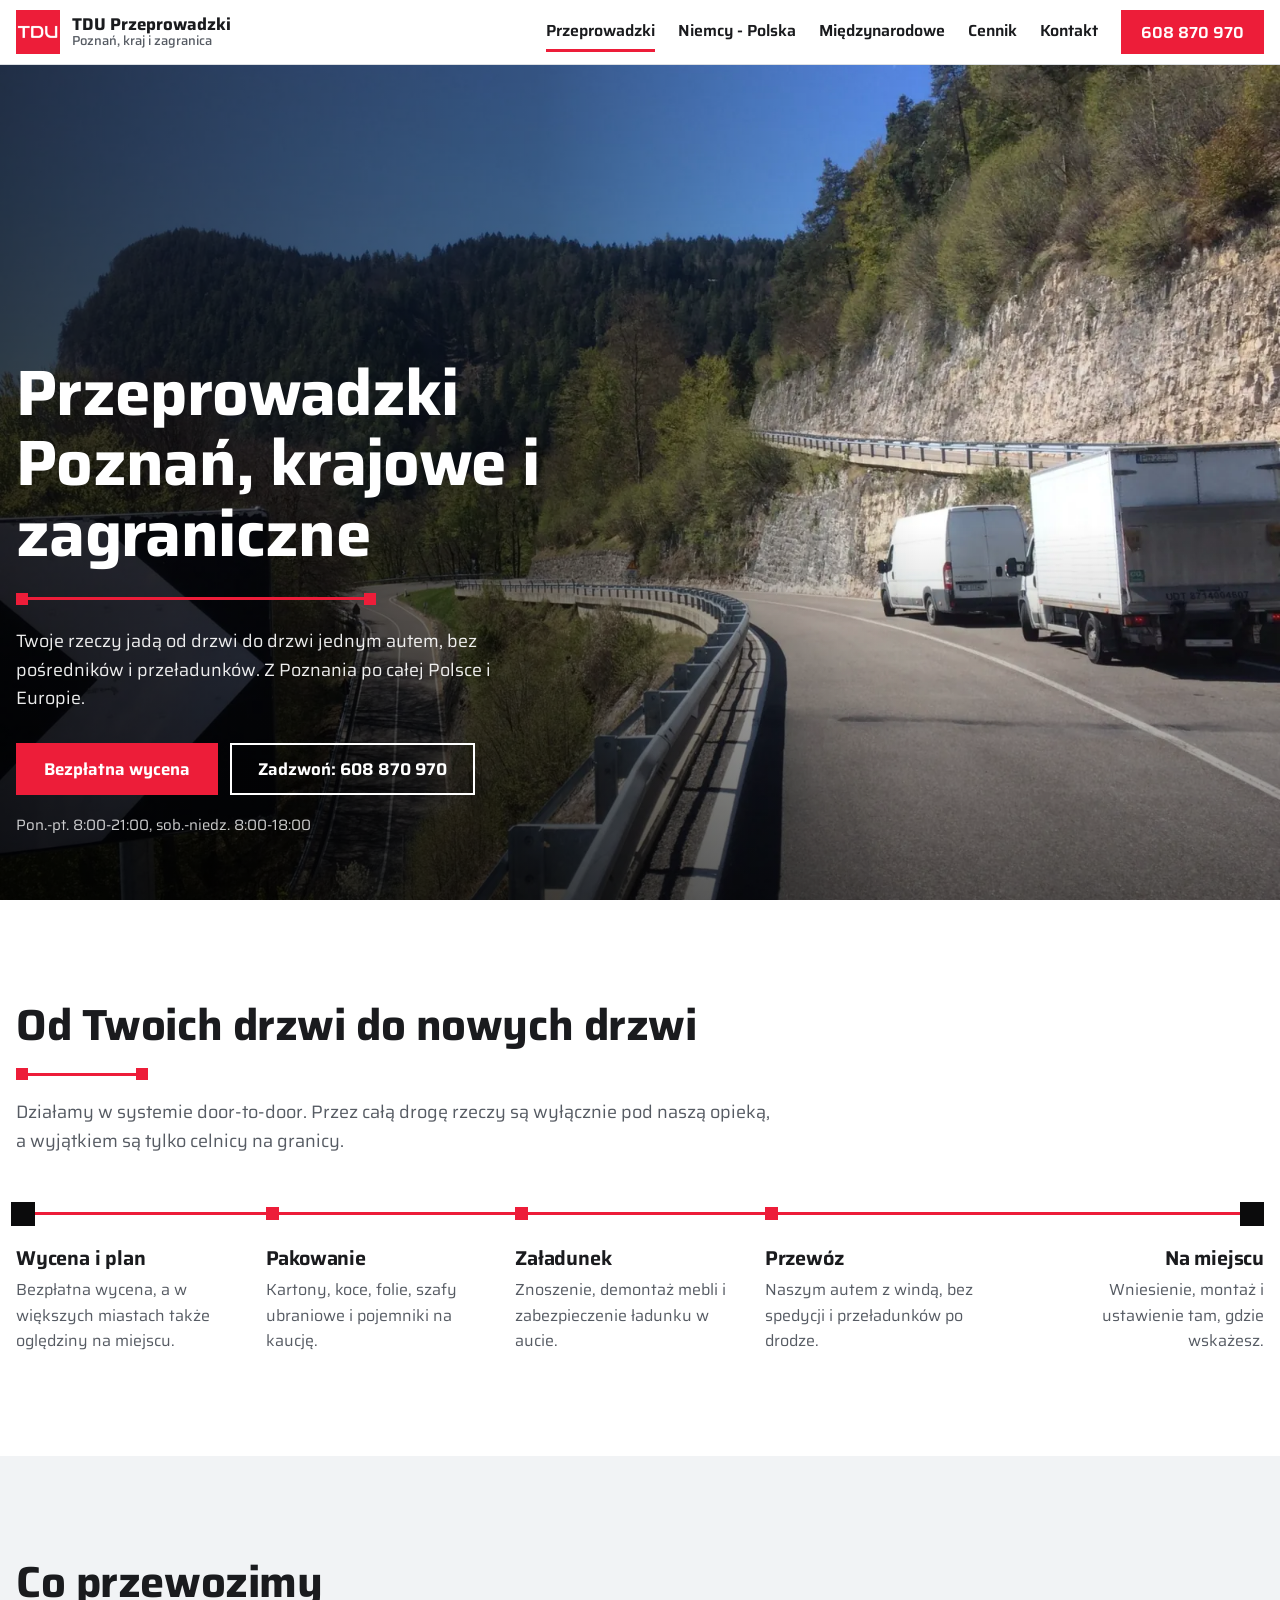
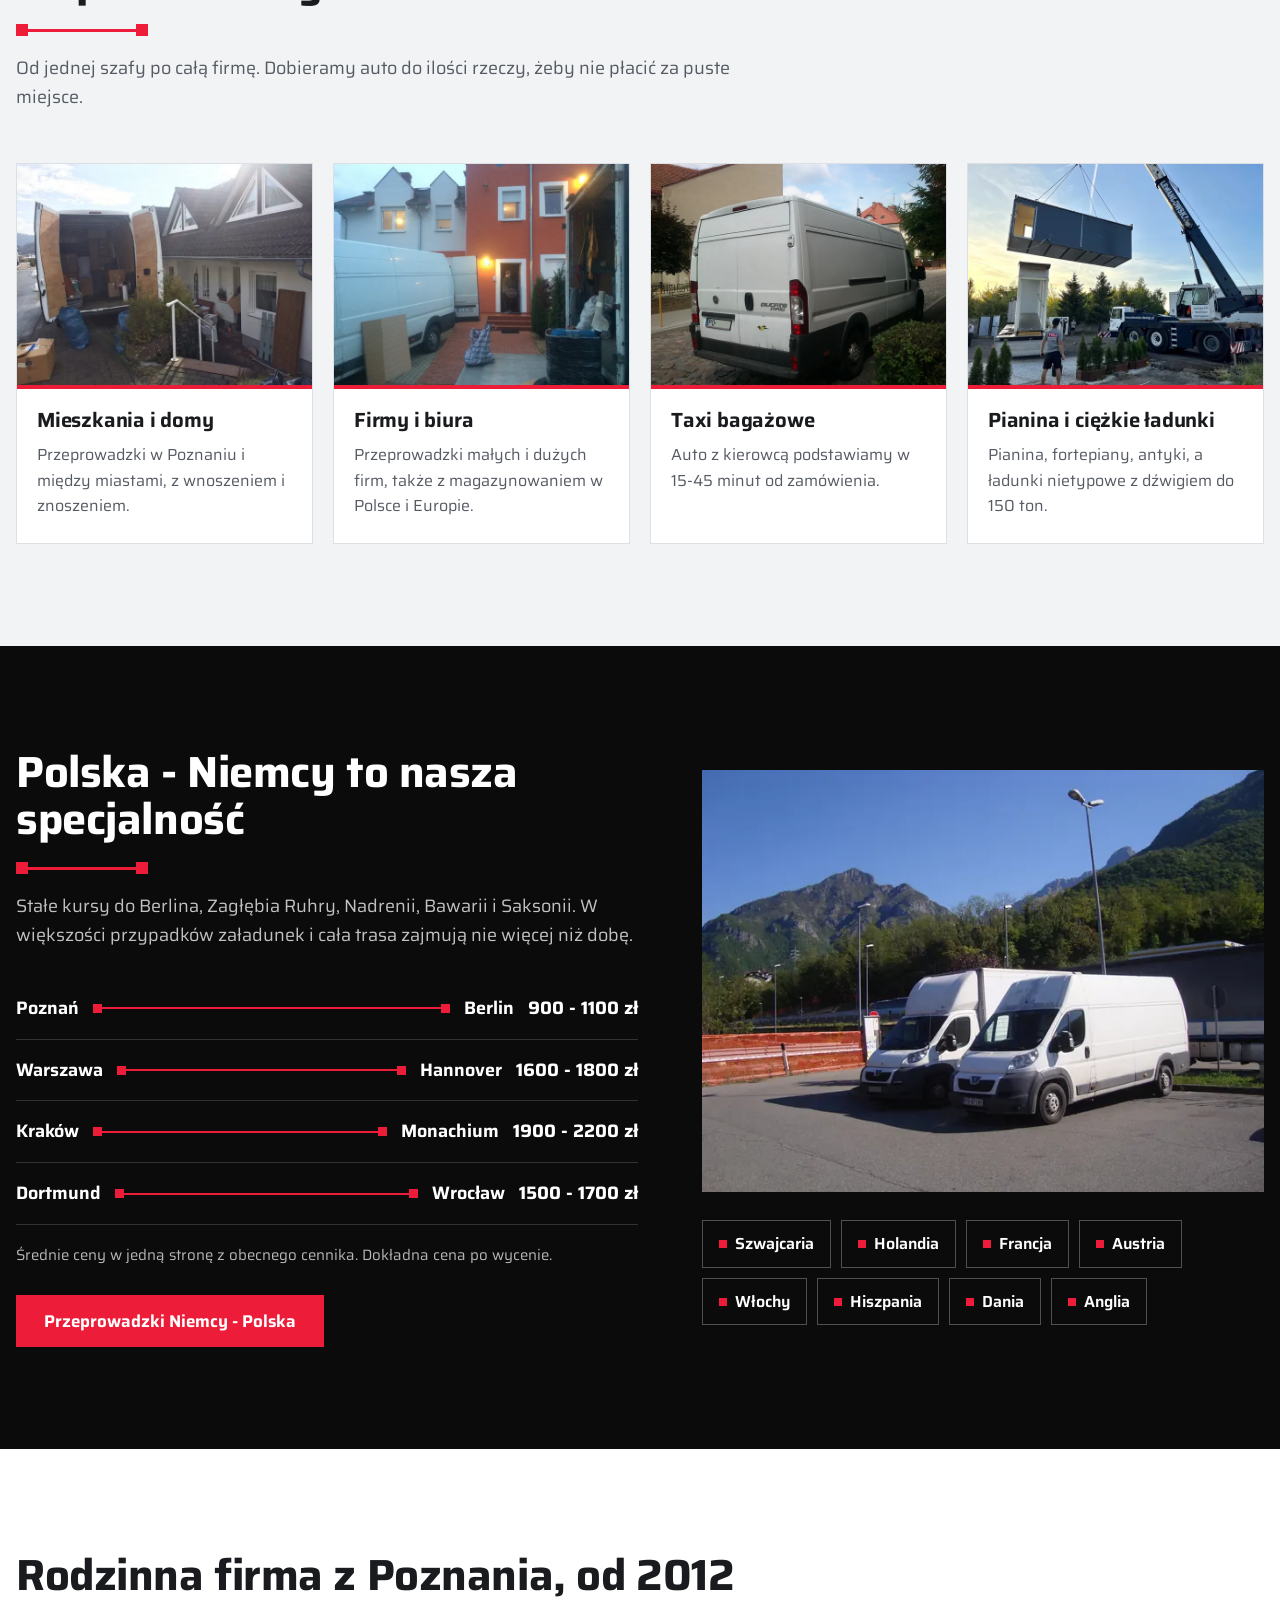
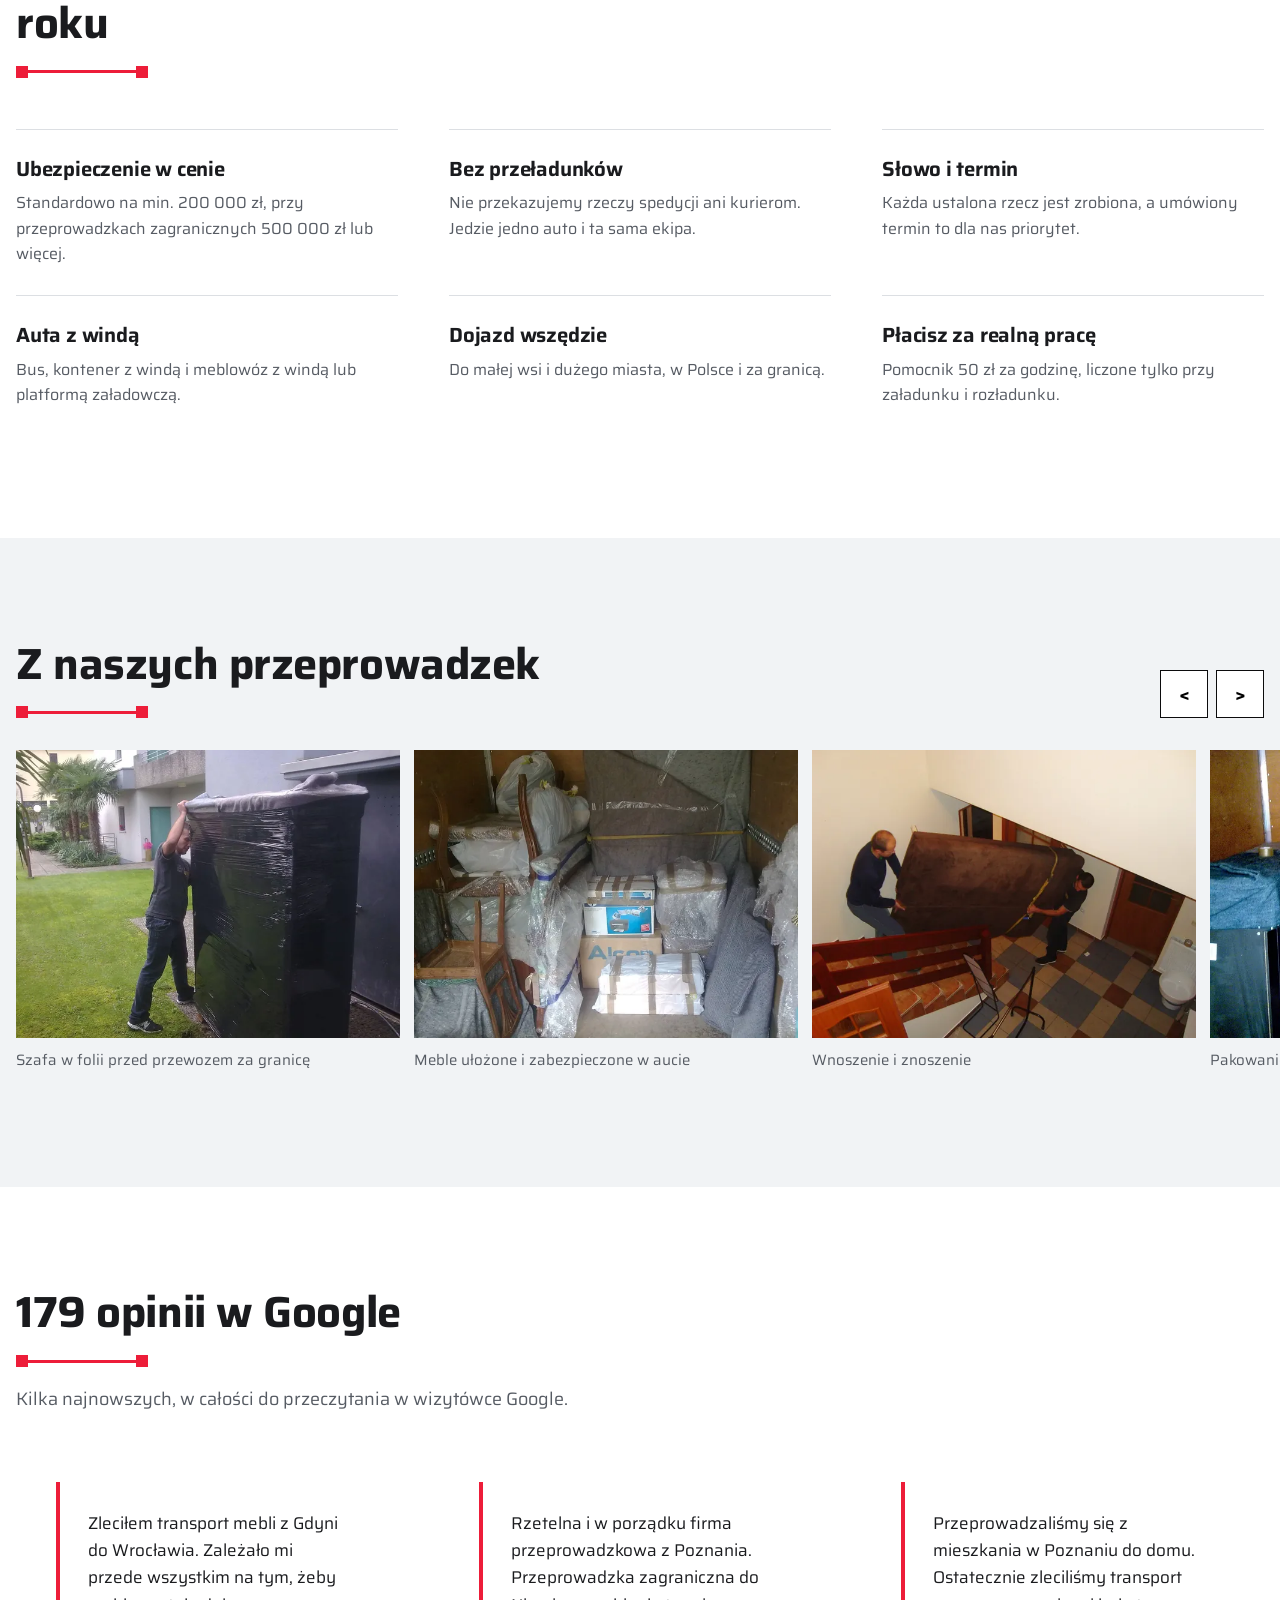
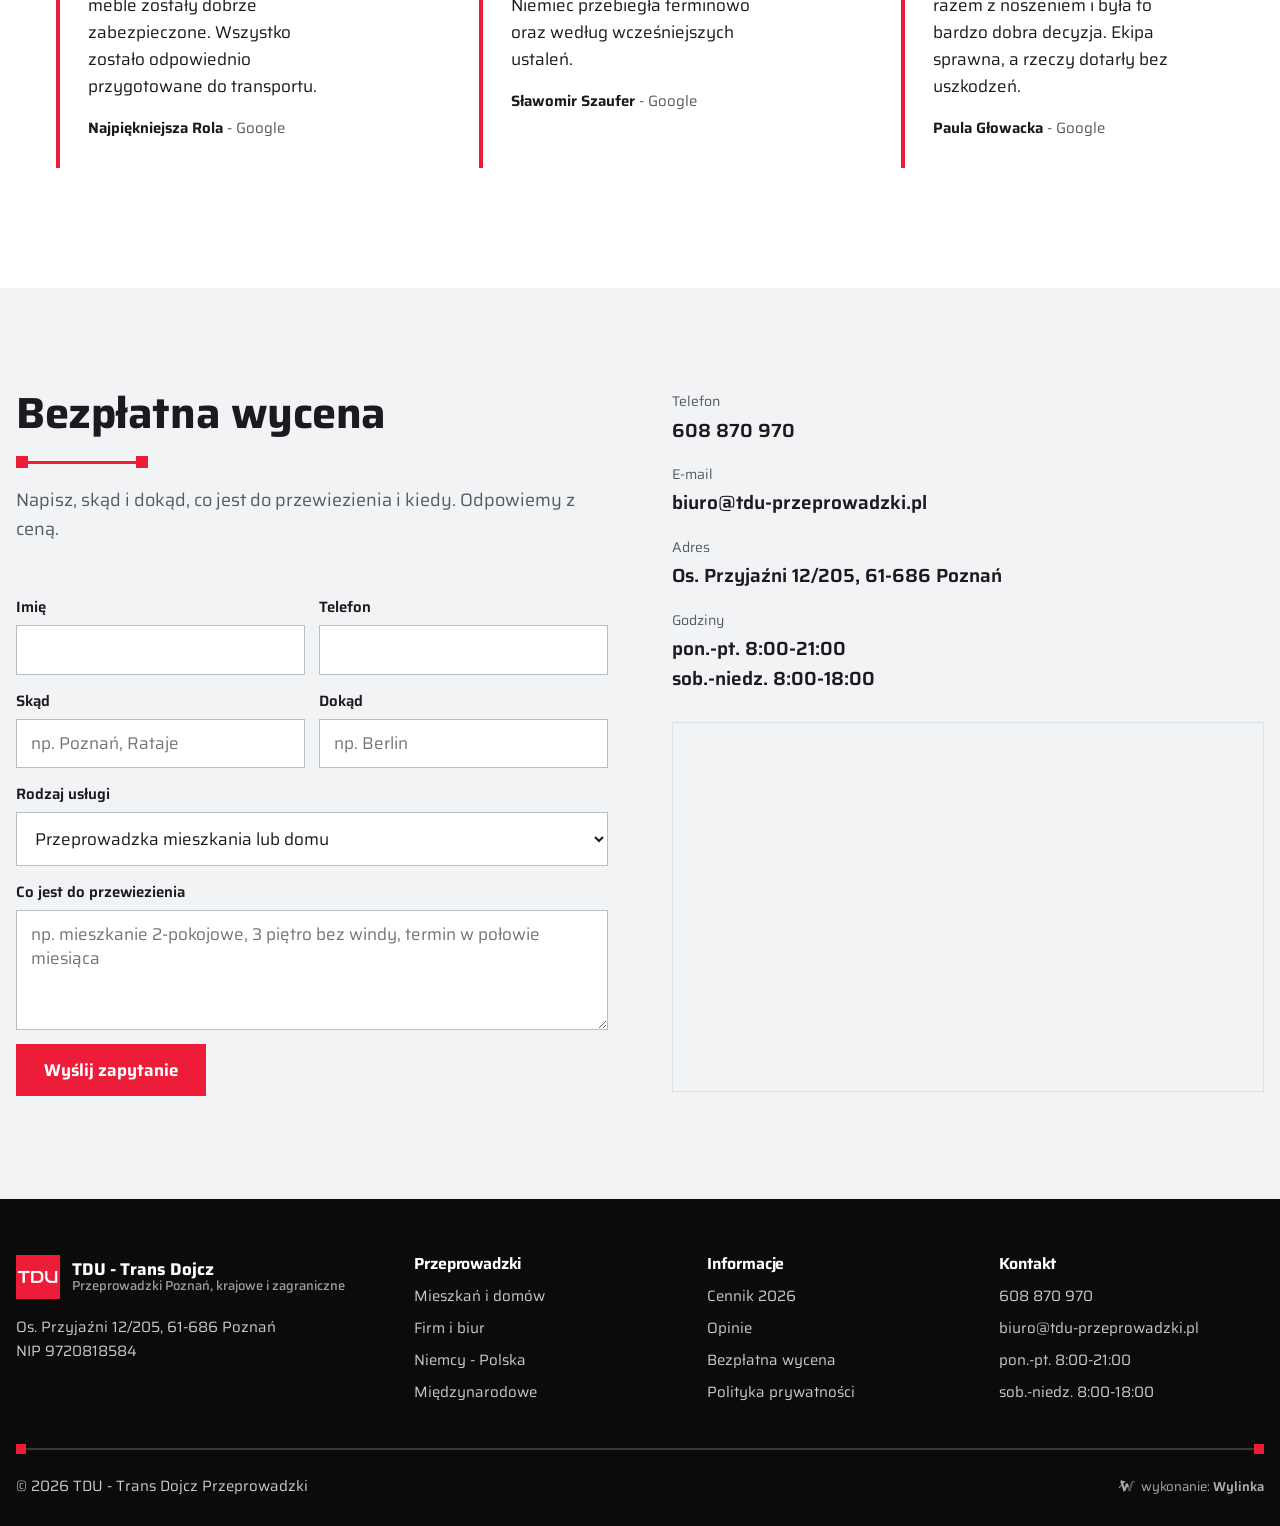
<file: index.html>
<!doctype html>
<html lang="pl">
<head>
<meta charset="utf-8">
<meta name="viewport" content="width=device-width,initial-scale=1">
<meta name="robots" content="noindex, nofollow" data-podglad>
<title>Przeprowadzki Poznań, krajowe i zagraniczne - TDU Przeprowadzki</title>
<meta name="description" content="Przeprowadzki mieszkań, domów i firm z Poznania po Polsce i Europie. Od drzwi do drzwi, bez przeładunków. Polska - Niemcy to nasza specjalność. Tel. 608 870 970.">
<meta name="theme-color" content="#ED1D39">
<link rel="icon" href="img/logo-tdu.png" type="image/png">
<link rel="preload" href="fonts/saira-rdzen.woff2" as="font" type="font/woff2" crossorigin>
<link rel="preload" as="image" href="img/trasa-alpy-1600.webp" imagesrcset="img/trasa-alpy-640.webp 640w, img/trasa-alpy-1024.webp 1024w, img/trasa-alpy-1600.webp 1600w, img/trasa-alpy-2560.webp 2560w" imagesizes="100vw" fetchpriority="high">
<link rel="stylesheet" href="style.css">
</head>
<body>
<header class="gora" id="gora">
  <div class="kontener">
    <a class="logo" href="index.html"><img src="img/logo-tdu.png" width="44" height="44" alt="Logo TDU Przeprowadzki"><span>TDU Przeprowadzki<small>Poznań, kraj i zagranica</small></span></a>
    <button class="przelacznik" type="button" aria-label="Menu" aria-expanded="false" aria-controls="menu"><i></i><i></i><i></i></button>
    <nav class="menu" id="menu" aria-label="Menu główne">
      <a href="index.html" aria-current="page">Przeprowadzki</a><a href="niemcy-polska.html">Niemcy - Polska</a><a href="miedzynarodowe.html">Międzynarodowe</a><a href="cennik.html">Cennik</a><a href="index.html#kontakt">Kontakt</a>
      <a class="btn btn-czerwony" href="tel:+48608870970">608 870 970</a>
    </nav>
  </div>
</header>
<main>
<section class="hero">
  <picture><img src="img/trasa-alpy-1600.webp" srcset="img/trasa-alpy-640.webp 640w, img/trasa-alpy-1024.webp 1024w, img/trasa-alpy-1600.webp 1600w, img/trasa-alpy-2560.webp 2560w" sizes="100vw" width="2560" height="1920" alt="Auta TDU Przeprowadzki na górskiej drodze w trasie za granicę" fetchpriority="high"></picture>
  <div class="kontener">
    <h1>Przeprowadzki Poznań, krajowe i zagraniczne</h1>
    <div class="trasa-hero" aria-hidden="true"><i></i></div>
    <p class="lead">Twoje rzeczy jadą od drzwi do drzwi jednym autem, bez pośredników i przeładunków. Z Poznania po całej Polsce i Europie.</p>
    <div class="przyciski">
      <a class="btn btn-czerwony" href="#kontakt">Bezpłatna wycena</a>
      <a class="btn btn-jasny" href="tel:+48608870970">Zadzwoń: 608 870 970</a>
    </div>
    <p class="godziny">Pon.-pt. 8:00-21:00, sob.-niedz. 8:00-18:00</p>
  </div>
</section>

<section class="sekcja" id="trasa">
  <div class="kontener">
    <div class="naglowek-sekcji">
      <h2>Od Twoich drzwi do nowych drzwi</h2>
      <div class="znak-trasy" aria-hidden="true"><i></i></div>
      <p>Działamy w systemie door-to-door. Przez całą drogę rzeczy są wyłącznie pod naszą opieką, a wyjątkiem są tylko celnicy na granicy.</p>
    </div>
    <ol class="przebieg">
      <li><h3>Wycena i plan</h3><p>Bezpłatna wycena, a w większych miastach także oględziny na miejscu.</p></li>
      <li><h3>Pakowanie</h3><p>Kartony, koce, folie, szafy ubraniowe i pojemniki na kaucję.</p></li>
      <li><h3>Załadunek</h3><p>Znoszenie, demontaż mebli i zabezpieczenie ładunku w aucie.</p></li>
      <li><h3>Przewóz</h3><p>Naszym autem z windą, bez spedycji i przeładunków po drodze.</p></li>
      <li><h3>Na miejscu</h3><p>Wniesienie, montaż i ustawienie tam, gdzie wskażesz.</p></li>
    </ol>
  </div>
</section>

<section class="sekcja chlodna" id="uslugi">
  <div class="kontener">
    <div class="naglowek-sekcji">
      <h2>Co przewozimy</h2>
      <div class="znak-trasy" aria-hidden="true"><i></i></div>
      <p>Od jednej szafy po całą firmę. Dobieramy auto do ilości rzeczy, żeby nie płacić za puste miejsce.</p>
    </div>
    <div class="uslugi">
      <a class="usluga" href="cennik.html"><img src="img/rozladunek-dom-640.webp" srcset="img/rozladunek-dom-640.webp 640w, img/rozladunek-dom-1024.webp 1024w" sizes="(max-width:620px) 100vw, (max-width:1100px) 50vw, 25vw" width="1024" height="768" alt="Rozładunek mebli przed domem po przeprowadzce" loading="lazy" decoding="async"><div><h3>Mieszkania i domy</h3><p>Przeprowadzki w Poznaniu i między miastami, z wnoszeniem i znoszeniem.</p></div></a>
      <a class="usluga" href="cennik.html"><img src="img/wieczor-zaladunek-640.webp" srcset="img/wieczor-zaladunek-640.webp 640w, img/wieczor-zaladunek-1024.webp 1024w" sizes="(max-width:620px) 100vw, (max-width:1100px) 50vw, 25vw" width="1024" height="768" alt="Wieczorny załadunek rzeczy do auta przeprowadzkowego" loading="lazy" decoding="async"><div><h3>Firmy i biura</h3><p>Przeprowadzki małych i dużych firm, także z magazynowaniem w Polsce i Europie.</p></div></a>
      <a class="usluga" href="cennik.html"><img src="img/ducato-640.webp" srcset="img/ducato-640.webp 640w, img/ducato-1024.webp 1024w" sizes="(max-width:620px) 100vw, (max-width:1100px) 50vw, 25vw" width="1024" height="768" alt="Bus TDU Przeprowadzki - taxi bagażowe" loading="lazy" decoding="async"><div><h3>Taxi bagażowe</h3><p>Auto z kierowcą podstawiamy w 15-45 minut od zamówienia.</p></div></a>
      <a class="usluga" href="cennik.html"><img src="img/dzwig-640.webp" srcset="img/dzwig-640.webp 640w, img/dzwig-1024.webp 1024w" sizes="(max-width:620px) 100vw, (max-width:1100px) 50vw, 25vw" width="1024" height="768" alt="Transport ładunku z użyciem dźwigu" loading="lazy" decoding="async"><div><h3>Pianina i ciężkie ładunki</h3><p>Pianina, fortepiany, antyki, a ładunki nietypowe z dźwigiem do 150 ton.</p></div></a>
    </div>
  </div>
</section>

<section class="sekcja ciemna" id="niemcy">
  <div class="kontener niemcy">
    <div>
      <div class="naglowek-sekcji" style="margin-bottom:28px">
        <h2>Polska - Niemcy to nasza specjalność</h2>
        <div class="znak-trasy" aria-hidden="true"><i></i></div>
        <p>Stałe kursy do Berlina, Zagłębia Ruhry, Nadrenii, Bawarii i Saksonii. W większości przypadków załadunek i cała trasa zajmują nie więcej niż dobę.</p>
      </div>
      <ul class="trasy"><li><b>Poznań</b><span class="odcinek"><i></i></span><b>Berlin</b><span class="cena">900 - 1100 zł</span></li><li><b>Warszawa</b><span class="odcinek"><i></i></span><b>Hannover</b><span class="cena">1600 - 1800 zł</span></li><li><b>Kraków</b><span class="odcinek"><i></i></span><b>Monachium</b><span class="cena">1900 - 2200 zł</span></li><li><b>Dortmund</b><span class="odcinek"><i></i></span><b>Wrocław</b><span class="cena">1500 - 1700 zł</span></li></ul>
      <p class="uwaga">Średnie ceny w jedną stronę z obecnego cennika. Dokładna cena po wycenie.</p>
      <a class="btn btn-czerwony" href="niemcy-polska.html">Przeprowadzki Niemcy - Polska</a>
    </div>
    <div>
      <img src="img/busy-gory-1024.webp" srcset="img/busy-gory-640.webp 640w, img/busy-gory-1024.webp 1024w, img/busy-gory-1600.webp 1600w" sizes="(max-width:900px) 100vw, 45vw" width="1024" height="768" alt="Dwa auta TDU Przeprowadzki na parkingu w trasie przez Alpy" loading="lazy" decoding="async">
      <div class="kraje">
        <a href="miedzynarodowe.html">Szwajcaria</a><a href="miedzynarodowe.html">Holandia</a><a href="miedzynarodowe.html">Francja</a><a href="miedzynarodowe.html">Austria</a><a href="miedzynarodowe.html">Włochy</a><a href="miedzynarodowe.html">Hiszpania</a><a href="miedzynarodowe.html">Dania</a><a href="miedzynarodowe.html">Anglia</a>
      </div>
    </div>
  </div>
</section>

<section class="sekcja" id="dlaczego">
  <div class="kontener">
    <div class="naglowek-sekcji">
      <h2>Rodzinna firma z Poznania, od 2012 roku</h2>
      <div class="znak-trasy" aria-hidden="true"><i></i></div>
    </div>
    <div class="atuty">
      <div class="atut"><h3>Ubezpieczenie w cenie</h3><p>Standardowo na min. 200 000 zł, przy przeprowadzkach zagranicznych 500 000 zł lub więcej.</p></div>
      <div class="atut"><h3>Bez przeładunków</h3><p>Nie przekazujemy rzeczy spedycji ani kurierom. Jedzie jedno auto i ta sama ekipa.</p></div>
      <div class="atut"><h3>Słowo i termin</h3><p>Każda ustalona rzecz jest zrobiona, a umówiony termin to dla nas priorytet.</p></div>
      <div class="atut"><h3>Auta z windą</h3><p>Bus, kontener z windą i meblowóz z windą lub platformą załadowczą.</p></div>
      <div class="atut"><h3>Dojazd wszędzie</h3><p>Do małej wsi i dużego miasta, w Polsce i za granicą.</p></div>
      <div class="atut"><h3>Płacisz za realną pracę</h3><p>Pomocnik 50 zł za godzinę, liczone tylko przy załadunku i rozładunku.</p></div>
    </div>
  </div>
</section>

<section class="sekcja chlodna" id="realizacje" style="padding-left:0;padding-right:0">
  <div class="kontener naglowek-galerii">
    <div class="naglowek-sekcji" style="margin-bottom:0"><h2>Z naszych przeprowadzek</h2><div class="znak-trasy" aria-hidden="true"><i></i></div></div>
    <div class="galeria-strzalki"><button type="button" data-przewin="-1" data-cel="gal" aria-label="Poprzednie zdjęcia">&lt;</button><button type="button" data-przewin="1" data-cel="gal" aria-label="Następne zdjęcia">&gt;</button></div>
  </div>
  <div class="galeria" id="gal">
    <figure><img src="img/szafa-folia-640.webp" srcset="img/szafa-folia-640.webp 640w, img/szafa-folia-1024.webp 1024w" sizes="(max-width:600px) 80vw, 30vw" width="1024" height="768" alt="Szafa zabezpieczona folią przed transportem" loading="lazy" decoding="async"><figcaption>Szafa w folii przed przewozem za granicę</figcaption></figure>
    <figure><img src="img/zabezpieczone-meble-640.webp" srcset="img/zabezpieczone-meble-640.webp 640w, img/zabezpieczone-meble-1024.webp 1024w" sizes="(max-width:600px) 80vw, 30vw" width="1024" height="768" alt="Meble zabezpieczone w przestrzeni ładunkowej" loading="lazy" decoding="async"><figcaption>Meble ułożone i zabezpieczone w aucie</figcaption></figure>
    <figure><img src="img/wnoszenie-640.webp" srcset="img/wnoszenie-640.webp 640w, img/wnoszenie-1024.webp 1024w" sizes="(max-width:600px) 80vw, 30vw" width="1024" height="768" alt="Wnoszenie mebli po schodach" loading="lazy" decoding="async"><figcaption>Wnoszenie i znoszenie</figcaption></figure>
    <figure><img src="img/pakowanie-640.webp" srcset="img/pakowanie-640.webp 640w, img/pakowanie-1024.webp 1024w" sizes="(max-width:600px) 80vw, 30vw" width="1024" height="768" alt="Pakowanie rzeczy do przeprowadzki" loading="lazy" decoding="async"><figcaption>Pakowanie do przeprowadzki</figcaption></figure>
    <figure><img src="img/dom-winda-640.webp" srcset="img/dom-winda-640.webp 640w, img/dom-winda-1024.webp 1024w" sizes="(max-width:600px) 80vw, 30vw" width="1024" height="768" alt="Meblowóz z windą przed domem" loading="lazy" decoding="async"><figcaption>Meblowóz z windą przed domem</figcaption></figure>
    <figure><img src="img/znoszenie-640.webp" srcset="img/znoszenie-640.webp 640w, img/znoszenie-1024.webp 1024w" sizes="(max-width:600px) 80vw, 30vw" width="1024" height="768" alt="Znoszenie szafy za granicą" loading="lazy" decoding="async"><figcaption>Przeprowadzka za granicą</figcaption></figure>
    <figure><img src="img/albergo-640.webp" srcset="img/albergo-640.webp 640w, img/albergo-1024.webp 1024w" sizes="(max-width:600px) 80vw, 30vw" width="1024" height="768" alt="Auta TDU w trasie we Włoszech" loading="lazy" decoding="async"><figcaption>W trasie przez Alpy</figcaption></figure>
    <figure><img src="img/wnetrze-640.webp" srcset="img/wnetrze-640.webp 640w, img/wnetrze-1024.webp 1024w" sizes="(max-width:600px) 80vw, 30vw" width="1024" height="768" alt="Wnętrze meblowozu załadowane rzeczami" loading="lazy" decoding="async"><figcaption>Załadowany meblowóz</figcaption></figure>
  </div>
</section>

<section class="sekcja" id="opinie">
  <div class="kontener">
    <div class="naglowek-sekcji">
      <h2>179 opinii w Google</h2>
      <div class="znak-trasy" aria-hidden="true"><i></i></div>
      <p>Kilka najnowszych, w całości do przeczytania w wizytówce Google.</p>
    </div>
    <div class="opinie">
      <blockquote class="opinia"><p>Zleciłem transport mebli z Gdyni do Wrocławia. Zależało mi przede wszystkim na tym, żeby meble zostały dobrze zabezpieczone. Wszystko zostało odpowiednio przygotowane do transportu.</p><footer>Najpiękniejsza Rola <span>- Google</span></footer></blockquote>
      <blockquote class="opinia"><p>Rzetelna i w porządku firma przeprowadzkowa z Poznania. Przeprowadzka zagraniczna do Niemiec przebiegła terminowo oraz według wcześniejszych ustaleń.</p><footer>Sławomir Szaufer <span>- Google</span></footer></blockquote>
      <blockquote class="opinia"><p>Przeprowadzaliśmy się z mieszkania w Poznaniu do domu. Ostatecznie zleciliśmy transport razem z noszeniem i była to bardzo dobra decyzja. Ekipa sprawna, a rzeczy dotarły bez uszkodzeń.</p><footer>Paula Głowacka <span>- Google</span></footer></blockquote>
    </div>
  </div>
</section>

<section class="sekcja chlodna" id="kontakt">
  <div class="kontener kontakt">
    <div>
      <div class="naglowek-sekcji">
        <h2>Bezpłatna wycena</h2>
        <div class="znak-trasy" aria-hidden="true"><i></i></div>
        <p>Napisz, skąd i dokąd, co jest do przewiezienia i kiedy. Odpowiemy z ceną.</p>
      </div>
      <form class="formularz" data-pokaz>
        <label>Imię<input name="imie" autocomplete="name"></label>
        <label>Telefon<input name="telefon" type="tel" autocomplete="tel"></label>
        <label>Skąd<input name="skad" placeholder="np. Poznań, Rataje"></label>
        <label>Dokąd<input name="dokad" placeholder="np. Berlin"></label>
        <label class="cala">Rodzaj usługi<select name="usluga"><option>Przeprowadzka mieszkania lub domu</option><option>Przeprowadzka firmy lub biura</option><option>Polska - Niemcy</option><option>Inny kraj</option><option>Taxi bagażowe</option><option>Pianino, fortepian, ciężki ładunek</option></select></label>
        <label class="cala">Co jest do przewiezienia<textarea name="opis" placeholder="np. mieszkanie 2-pokojowe, 3 piętro bez windy, termin w połowie miesiąca"></textarea></label>
        <button class="btn btn-czerwony" type="submit">Wyślij zapytanie</button>
        <small class="potwierdzenie" hidden>To podgląd strony - formularz zacznie wysyłać zapytania po wdrożeniu.</small>
      </form>
    </div>
    <div class="dane">
      <dl>
        <div><dt>Telefon</dt><dd><a href="tel:+48608870970">608 870 970</a></dd></div>
        <div><dt>E-mail</dt><dd><a href="mailto:biuro@tdu-przeprowadzki.pl">biuro@tdu-przeprowadzki.pl</a></dd></div>
        <div><dt>Adres</dt><dd>Os. Przyjaźni 12/205, 61-686 Poznań</dd></div>
        <div><dt>Godziny</dt><dd>pon.-pt. 8:00-21:00<br>sob.-niedz. 8:00-18:00</dd></div>
      </dl>
      <div class="mapa"><iframe title="Mapa dojazdu - Os. Przyjaźni 12, Poznań" loading="lazy" referrerpolicy="no-referrer-when-downgrade" src="https://maps.google.com/maps?q=Os.%20Przyja%C5%BAni%2012%2C%2061-686%20Pozna%C5%84&amp;z=14&amp;output=embed"></iframe></div>
    </div>
  </div>
</section>
</main>
<footer class="stopka">
  <div class="kontener">
    <div class="siatka">
      <div>
        <a class="logo" href="index.html"><img src="img/logo-tdu.png" width="44" height="44" alt="Logo TDU Przeprowadzki" loading="lazy"><span>TDU - Trans Dojcz<small>Przeprowadzki Poznań, krajowe i zagraniczne</small></span></a>
        <p style="margin-top:16px">Os. Przyjaźni 12/205, 61-686 Poznań<br>NIP 9720818584</p>
      </div>
      <div>
        <h3>Przeprowadzki</h3>
        <ul><li><a href="index.html#uslugi">Mieszkań i domów</a></li><li><a href="index.html#uslugi">Firm i biur</a></li><li><a href="niemcy-polska.html">Niemcy - Polska</a></li><li><a href="miedzynarodowe.html">Międzynarodowe</a></li></ul>
      </div>
      <div>
        <h3>Informacje</h3>
        <ul><li><a href="cennik.html">Cennik 2026</a></li><li><a href="index.html#opinie">Opinie</a></li><li><a href="index.html#kontakt">Bezpłatna wycena</a></li><li><a href="#">Polityka prywatności</a></li></ul>
      </div>
      <div>
        <h3>Kontakt</h3>
        <ul><li><a href="tel:+48608870970">608 870 970</a></li><li><a href="mailto:biuro@tdu-przeprowadzki.pl">biuro@tdu-przeprowadzki.pl</a></li><li>pon.-pt. 8:00-21:00</li><li>sob.-niedz. 8:00-18:00</li></ul>
      </div>
    </div>
    <div class="trasa-stopka"><i></i></div>
    <div class="dol">
      <span>© 2026 TDU - Trans Dojcz Przeprowadzki</span>
      <a class="wylinka-badge" href="https://wylinka.pl/?utm_source=przeprowadzki-poznan-24.pl&amp;utm_medium=stopka&amp;utm_campaign=wykonanie" rel="noopener" title="Strona wykonana przez Wylinka"><svg viewBox="0 0 64 64" aria-hidden="true" focusable="false" fill="currentColor"><path d="M9.8 22.8l-1.2-7.9 2.2-3.7 15.5 4.6-.5 1.5-7.2 5.5 4.7 15.6 5-15.6 7 0 4.1 12.7-4.2-.9-2.6 1.8-.8-2.2-5.3 15.6-4.3 0 .4 .2-2.1 2.8-1.3-1.1 1.1-1.4-3.1 .2-.1-1.7 2.2-.1-5.7-16.5-4.8 .6-.8 3.1 0 .5-.3 .5 .8 2.2-1.6 .5-.4-1.3-.8 1.6-1.5-.8 .8-1.6-1.4 .6-.6-1.6 2.3-.8 .2-.4 1.3-4.8 5.9-.8-2.4-6.9zM15.2 13.7l-.1-.4-.4 .8-.1 .8 .1 1 .1 .4 .3 .7 .3-.9 .1-.7 0-.8z"/><path class="wy-pod" d="M37.1 49.8l-4.5-13.3 2.6-1.8 4.2 .9 .9 2.8 3-9.7 0-.5 .1-.8 3.2-8.4 .5-1 .6-1 .9-1.1 1.3-1 1.1-.7 1.4-.5 1.4-.3 .7 0 .9 0 1.2 .3 1.4 .6 .8 .5 .7 .7 .6 .7 .5 .9 .3 .9 .1 .9 0 .8-.2 .9-.5 .9-.5 .6-.7 .5-.7 .3-.1-.1 0-.1 .5-.5 .3-.7 .2-.5 0-.6-.1-.6-.3-.7-.4-.5-.4-.4-.5-.3-.6-.3-.7 0-.7 .1-.6 .1-.5 .4-.5 .5-.3 .5-.2 .7-.1 1.5-1.4 5.1-.8 3.3-.3 .7-.5 .7-6 17.5 1.9 .1-.1 1.7-3.1-.2 1.1 1.4-1.3 1.1-2.1-2.8 .4-.2z"/><path class="wy-old" d="M40.8 50l.4-.2-4.1 0-4.2-12.5 2.5-1.7 4.3 .9 .6 1.9 .6-1.6 0-.3 2.4-7.8 0-.5 .1-.8 3.2-8.4 .4-.8 .6-.9 .9-1.2 .9-.9 1.3-.8 1.4-.6 1.2-.3 1.4-.1 1.3 .1 .6 .2 .8 .3 1.1 .6 .9 .7 .7 .9 .5 .9 .3 .9 .1 1.1-.1 .9-.3 .9-.4 .7-.6 .7-.6 .4-.6 .2-.1-.1 0-.1 .5-.5 .3-.7 .2-.5 0-.5-.1-.6-.2-.6-.3-.5-.4-.5-.5-.3-.6-.3-.7-.1-.6 0-.6 .1-.6 .3-.6 .5-.3 .4-.2 .5-.1 .5-.1 1.5-1.4 5.1-.8 3.3-.3 .7-.5 .7-6 17.5 1.9 .1-.1 1.7-3.1-.2 1.1 1.4-1.3 1.1zM49.6 17.1l.6 1.7-1.5 1.9 .4 .4 1.8-2.1-.7-2.1zM48.1 28.3l.5 1.8-1.7 1.8 .4 .4 1.9-2-.6-2.2zM37.9 41.7l1.7-1.5-.4-.4-1.7 1.4zM42.6 38.7l-1.5 2.8 1.1 2-1.3 2.6 .5 .2 1.5-2.8-1.1-2 1.4-2.5z"/></svg><span>wykonanie: <b>Wylinka</b></span></a>
    </div>
  </div>
</footer>
<script>
(function(){
  var g=document.getElementById('gora'),b=g.querySelector('.przelacznik');
  b.addEventListener('click',function(){var o=g.classList.toggle('otwarte');b.setAttribute('aria-expanded',o)});
  g.querySelectorAll('.menu a').forEach(function(a){a.addEventListener('click',function(){g.classList.remove('otwarte');b.setAttribute('aria-expanded','false')})});
  document.querySelectorAll('.galeria').forEach(function(el){
    var x0,s0,ciagnie=false;
    el.addEventListener('pointerdown',function(e){if(e.pointerType!=='mouse')return;ciagnie=true;x0=e.clientX;s0=el.scrollLeft;el.classList.add('ciagniete')});
    window.addEventListener('pointermove',function(e){if(!ciagnie)return;el.scrollLeft=s0-(e.clientX-x0)});
    window.addEventListener('pointerup',function(){if(!ciagnie)return;ciagnie=false;el.classList.remove('ciagniete')});
    var w=el.parentElement.querySelector('[data-galeria]');
  });
  document.querySelectorAll('[data-przewin]').forEach(function(btn){
    btn.addEventListener('click',function(){var el=document.getElementById(btn.getAttribute('data-cel'));var f=el.querySelector('figure');el.scrollBy({left:(f.offsetWidth+14)*(+btn.getAttribute('data-przewin')),behavior:'smooth'})});
  });
  document.querySelectorAll('form[data-pokaz]').forEach(function(f){f.addEventListener('submit',function(e){e.preventDefault();var p=f.querySelector('.potwierdzenie');p.hidden=false})});
})();
</script>
</body>
</html>
</file>
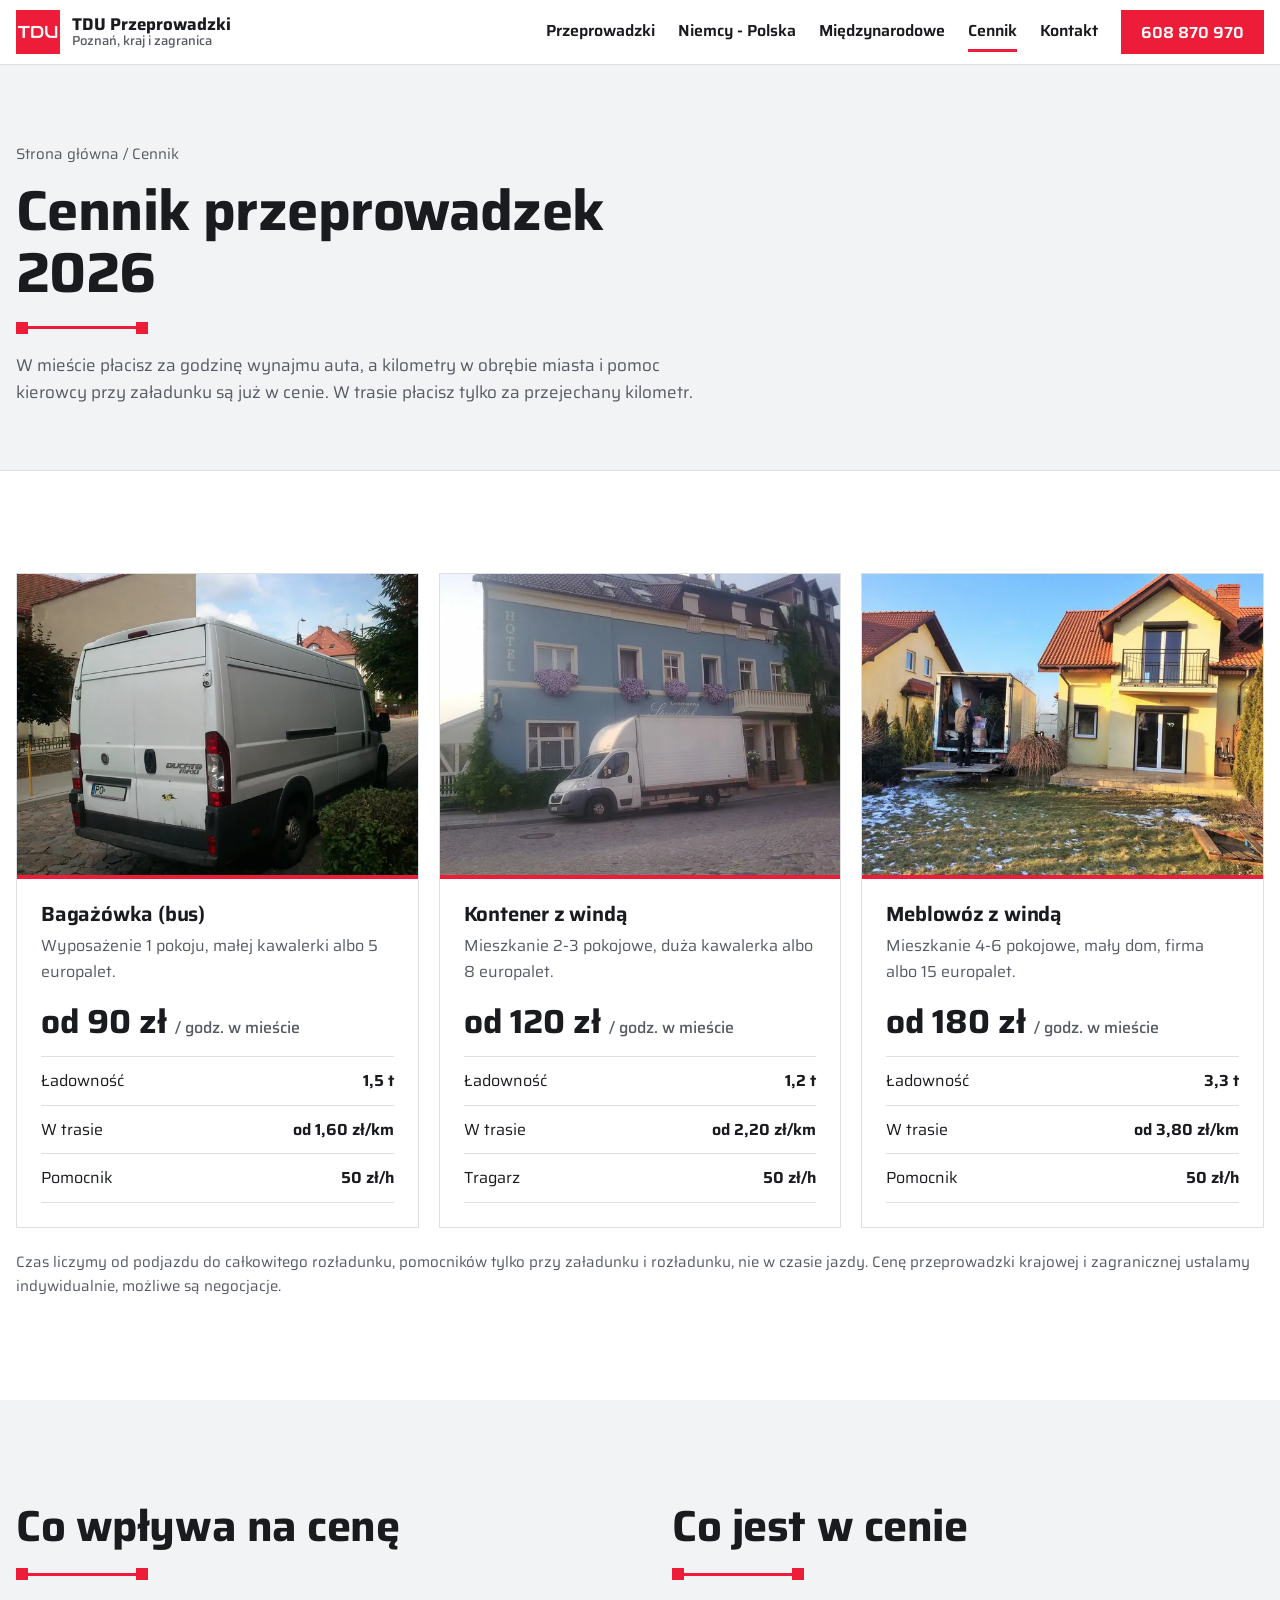
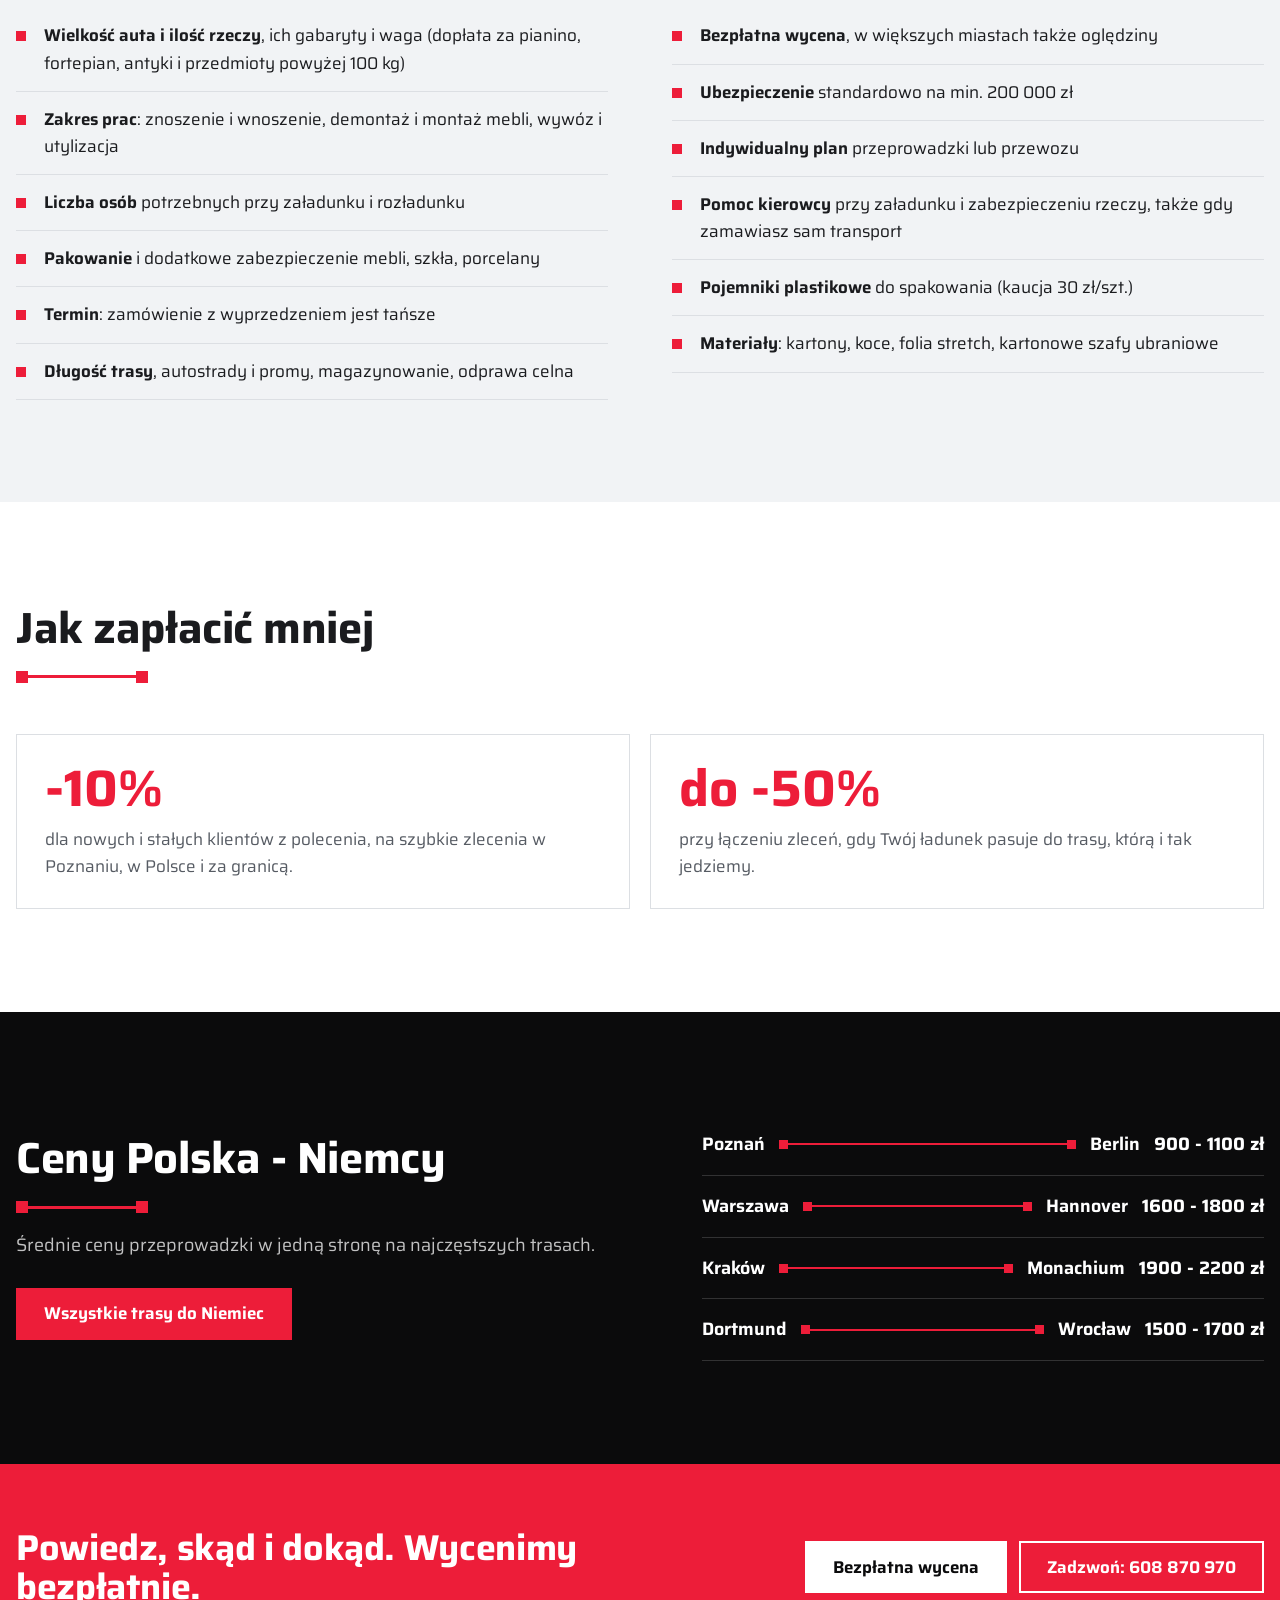
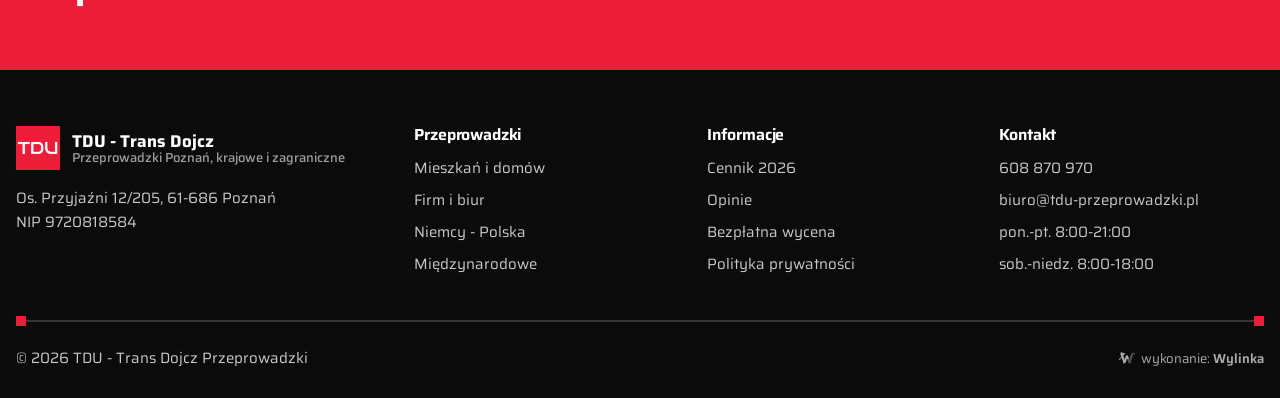
<file: cennik.html>
<!doctype html>
<html lang="pl">
<head>
<meta charset="utf-8">
<meta name="viewport" content="width=device-width,initial-scale=1">
<meta name="robots" content="noindex, nofollow" data-podglad>
<title>Cennik przeprowadzek 2026 - Poznań, kraj i zagranica - TDU Przeprowadzki</title>
<meta name="description" content="Cennik przeprowadzek TDU 2026: bus od 90 zł/h, kontener z windą od 120 zł/h, meblowóz od 180 zł/h, w trasie od 1,60 zł/km. Pomocnik 50 zł/h. Bezpłatna wycena.">
<meta name="theme-color" content="#ED1D39">
<link rel="icon" href="img/logo-tdu.png" type="image/png">
<link rel="preload" href="fonts/saira-rdzen.woff2" as="font" type="font/woff2" crossorigin>
<link rel="stylesheet" href="style.css">
</head>
<body>
<header class="gora" id="gora">
  <div class="kontener">
    <a class="logo" href="index.html"><img src="img/logo-tdu.png" width="44" height="44" alt="Logo TDU Przeprowadzki"><span>TDU Przeprowadzki<small>Poznań, kraj i zagranica</small></span></a>
    <button class="przelacznik" type="button" aria-label="Menu" aria-expanded="false" aria-controls="menu"><i></i><i></i><i></i></button>
    <nav class="menu" id="menu" aria-label="Menu główne">
      <a href="index.html">Przeprowadzki</a><a href="niemcy-polska.html">Niemcy - Polska</a><a href="miedzynarodowe.html">Międzynarodowe</a><a href="cennik.html" aria-current="page">Cennik</a><a href="index.html#kontakt">Kontakt</a>
      <a class="btn btn-czerwony" href="tel:+48608870970">608 870 970</a>
    </nav>
  </div>
</header>
<main>
<section class="naglowek-jasny">
  <div class="kontener">
    <p class="okruszki"><a href="index.html">Strona główna</a> / Cennik</p>
    <h1>Cennik przeprowadzek 2026</h1>
    <div class="znak-trasy" aria-hidden="true"><i></i></div>
    <p class="lead">W mieście płacisz za godzinę wynajmu auta, a kilometry w obrębie miasta i pomoc kierowcy przy załadunku są już w cenie. W trasie płacisz tylko za przejechany kilometr.</p>
  </div>
</section>

<section class="sekcja">
  <div class="kontener">
    <div class="auta"><article class="auto"><img src="img/ducato-640.webp" srcset="img/ducato-640.webp 640w, img/ducato-1024.webp 1024w" sizes="(max-width:640px) 100vw, (max-width:1000px) 50vw, 33vw" width="1024" height="768" alt="Bus TDU Przeprowadzki" loading="lazy" decoding="async"><div class="tresc"><h3>Bagażówka (bus)</h3><p class="opis">Wyposażenie 1 pokoju, małej kawalerki albo 5 europalet.</p><p class="stawka">od 90 zł <small>/ godz. w mieście</small></p><ul><li><span>Ładowność</span><b>1,5 t</b></li><li><span>W trasie</span><b>od 1,60 zł/km</b></li><li><span>Pomocnik</span><b>50 zł/h</b></li></ul></div></article><article class="auto"><img src="img/kontener-winda-640.webp" srcset="img/kontener-winda-640.webp 640w, img/kontener-winda-1024.webp 1024w" sizes="(max-width:640px) 100vw, (max-width:1000px) 50vw, 33vw" width="1024" height="768" alt="Auto z kontenerem i windą" loading="lazy" decoding="async"><div class="tresc"><h3>Kontener z windą</h3><p class="opis">Mieszkanie 2-3 pokojowe, duża kawalerka albo 8 europalet.</p><p class="stawka">od 120 zł <small>/ godz. w mieście</small></p><ul><li><span>Ładowność</span><b>1,2 t</b></li><li><span>W trasie</span><b>od 2,20 zł/km</b></li><li><span>Tragarz</span><b>50 zł/h</b></li></ul></div></article><article class="auto"><img src="img/dom-winda-640.webp" srcset="img/dom-winda-640.webp 640w, img/dom-winda-1024.webp 1024w" sizes="(max-width:640px) 100vw, (max-width:1000px) 50vw, 33vw" width="1024" height="768" alt="Meblowóz z windą przy domu" loading="lazy" decoding="async"><div class="tresc"><h3>Meblowóz z windą</h3><p class="opis">Mieszkanie 4-6 pokojowe, mały dom, firma albo 15 europalet.</p><p class="stawka">od 180 zł <small>/ godz. w mieście</small></p><ul><li><span>Ładowność</span><b>3,3 t</b></li><li><span>W trasie</span><b>od 3,80 zł/km</b></li><li><span>Pomocnik</span><b>50 zł/h</b></li></ul></div></article></div>
    <p style="margin-top:22px;color:var(--szary);font-size:15px">Czas liczymy od podjazdu do całkowitego rozładunku, pomocników tylko przy załadunku i rozładunku, nie w czasie jazdy. Cenę przeprowadzki krajowej i zagranicznej ustalamy indywidualnie, możliwe są negocjacje.</p>
  </div>
</section>

<section class="sekcja chlodna">
  <div class="kontener dwie">
    <div>
      <h2>Co wpływa na cenę</h2>
      <div class="znak-trasy" aria-hidden="true"><i></i></div>
      <ul class="lista" style="margin-top:28px">
        <li><b>Wielkość auta i ilość rzeczy</b>, ich gabaryty i waga (dopłata za pianino, fortepian, antyki i przedmioty powyżej 100 kg)</li>
        <li><b>Zakres prac</b>: znoszenie i wnoszenie, demontaż i montaż mebli, wywóz i utylizacja</li>
        <li><b>Liczba osób</b> potrzebnych przy załadunku i rozładunku</li>
        <li><b>Pakowanie</b> i dodatkowe zabezpieczenie mebli, szkła, porcelany</li>
        <li><b>Termin</b>: zamówienie z wyprzedzeniem jest tańsze</li>
        <li><b>Długość trasy</b>, autostrady i promy, magazynowanie, odprawa celna</li>
      </ul>
    </div>
    <div>
      <h2>Co jest w cenie</h2>
      <div class="znak-trasy" aria-hidden="true"><i></i></div>
      <ul class="lista" style="margin-top:28px">
        <li><b>Bezpłatna wycena</b>, w większych miastach także oględziny</li>
        <li><b>Ubezpieczenie</b> standardowo na min. 200 000 zł</li>
        <li><b>Indywidualny plan</b> przeprowadzki lub przewozu</li>
        <li><b>Pomoc kierowcy</b> przy załadunku i zabezpieczeniu rzeczy, także gdy zamawiasz sam transport</li>
        <li><b>Pojemniki plastikowe</b> do spakowania (kaucja 30 zł/szt.)</li>
        <li><b>Materiały</b>: kartony, koce, folia stretch, kartonowe szafy ubraniowe</li>
      </ul>
    </div>
  </div>
</section>

<section class="sekcja">
  <div class="kontener">
    <div class="naglowek-sekcji"><h2>Jak zapłacić mniej</h2><div class="znak-trasy" aria-hidden="true"><i></i></div></div>
    <div class="znizki">
      <div class="znizka"><strong>-10%</strong><p>dla nowych i stałych klientów z polecenia, na szybkie zlecenia w Poznaniu, w Polsce i za granicą.</p></div>
      <div class="znizka"><strong>do -50%</strong><p>przy łączeniu zleceń, gdy Twój ładunek pasuje do trasy, którą i tak jedziemy.</p></div>
    </div>
  </div>
</section>

<section class="sekcja ciemna">
  <div class="kontener niemcy">
    <div>
      <div class="naglowek-sekcji" style="margin-bottom:28px"><h2>Ceny Polska - Niemcy</h2><div class="znak-trasy" aria-hidden="true"><i></i></div><p>Średnie ceny przeprowadzki w jedną stronę na najczęstszych trasach.</p></div>
      <a class="btn btn-czerwony" href="niemcy-polska.html" style="margin-top:0">Wszystkie trasy do Niemiec</a>
    </div>
    <div><ul class="trasy" style="--x:0"><li><b>Poznań</b><span class="odcinek"><i></i></span><b>Berlin</b><span class="cena">900 - 1100 zł</span></li><li><b>Warszawa</b><span class="odcinek"><i></i></span><b>Hannover</b><span class="cena">1600 - 1800 zł</span></li><li><b>Kraków</b><span class="odcinek"><i></i></span><b>Monachium</b><span class="cena">1900 - 2200 zł</span></li><li><b>Dortmund</b><span class="odcinek"><i></i></span><b>Wrocław</b><span class="cena">1500 - 1700 zł</span></li></ul></div>
  </div>
</section>
</main>
<section class="pas-cta">
  <div class="kontener">
    <h2>Powiedz, skąd i dokąd. Wycenimy bezpłatnie.</h2>
    <div class="przyciski">
      <a class="btn btn-bialy" href="index.html#kontakt">Bezpłatna wycena</a>
      <a class="btn btn-jasny" href="tel:+48608870970">Zadzwoń: 608 870 970</a>
    </div>
  </div>
</section>
<footer class="stopka">
  <div class="kontener">
    <div class="siatka">
      <div>
        <a class="logo" href="index.html"><img src="img/logo-tdu.png" width="44" height="44" alt="Logo TDU Przeprowadzki" loading="lazy"><span>TDU - Trans Dojcz<small>Przeprowadzki Poznań, krajowe i zagraniczne</small></span></a>
        <p style="margin-top:16px">Os. Przyjaźni 12/205, 61-686 Poznań<br>NIP 9720818584</p>
      </div>
      <div>
        <h3>Przeprowadzki</h3>
        <ul><li><a href="index.html#uslugi">Mieszkań i domów</a></li><li><a href="index.html#uslugi">Firm i biur</a></li><li><a href="niemcy-polska.html">Niemcy - Polska</a></li><li><a href="miedzynarodowe.html">Międzynarodowe</a></li></ul>
      </div>
      <div>
        <h3>Informacje</h3>
        <ul><li><a href="cennik.html">Cennik 2026</a></li><li><a href="index.html#opinie">Opinie</a></li><li><a href="index.html#kontakt">Bezpłatna wycena</a></li><li><a href="#">Polityka prywatności</a></li></ul>
      </div>
      <div>
        <h3>Kontakt</h3>
        <ul><li><a href="tel:+48608870970">608 870 970</a></li><li><a href="mailto:biuro@tdu-przeprowadzki.pl">biuro@tdu-przeprowadzki.pl</a></li><li>pon.-pt. 8:00-21:00</li><li>sob.-niedz. 8:00-18:00</li></ul>
      </div>
    </div>
    <div class="trasa-stopka"><i></i></div>
    <div class="dol">
      <span>© 2026 TDU - Trans Dojcz Przeprowadzki</span>
      <a class="wylinka-badge" href="https://wylinka.pl/?utm_source=przeprowadzki-poznan-24.pl&amp;utm_medium=stopka&amp;utm_campaign=wykonanie" rel="noopener" title="Strona wykonana przez Wylinka"><svg viewBox="0 0 64 64" aria-hidden="true" focusable="false" fill="currentColor"><path d="M9.8 22.8l-1.2-7.9 2.2-3.7 15.5 4.6-.5 1.5-7.2 5.5 4.7 15.6 5-15.6 7 0 4.1 12.7-4.2-.9-2.6 1.8-.8-2.2-5.3 15.6-4.3 0 .4 .2-2.1 2.8-1.3-1.1 1.1-1.4-3.1 .2-.1-1.7 2.2-.1-5.7-16.5-4.8 .6-.8 3.1 0 .5-.3 .5 .8 2.2-1.6 .5-.4-1.3-.8 1.6-1.5-.8 .8-1.6-1.4 .6-.6-1.6 2.3-.8 .2-.4 1.3-4.8 5.9-.8-2.4-6.9zM15.2 13.7l-.1-.4-.4 .8-.1 .8 .1 1 .1 .4 .3 .7 .3-.9 .1-.7 0-.8z"/><path class="wy-pod" d="M37.1 49.8l-4.5-13.3 2.6-1.8 4.2 .9 .9 2.8 3-9.7 0-.5 .1-.8 3.2-8.4 .5-1 .6-1 .9-1.1 1.3-1 1.1-.7 1.4-.5 1.4-.3 .7 0 .9 0 1.2 .3 1.4 .6 .8 .5 .7 .7 .6 .7 .5 .9 .3 .9 .1 .9 0 .8-.2 .9-.5 .9-.5 .6-.7 .5-.7 .3-.1-.1 0-.1 .5-.5 .3-.7 .2-.5 0-.6-.1-.6-.3-.7-.4-.5-.4-.4-.5-.3-.6-.3-.7 0-.7 .1-.6 .1-.5 .4-.5 .5-.3 .5-.2 .7-.1 1.5-1.4 5.1-.8 3.3-.3 .7-.5 .7-6 17.5 1.9 .1-.1 1.7-3.1-.2 1.1 1.4-1.3 1.1-2.1-2.8 .4-.2z"/><path class="wy-old" d="M40.8 50l.4-.2-4.1 0-4.2-12.5 2.5-1.7 4.3 .9 .6 1.9 .6-1.6 0-.3 2.4-7.8 0-.5 .1-.8 3.2-8.4 .4-.8 .6-.9 .9-1.2 .9-.9 1.3-.8 1.4-.6 1.2-.3 1.4-.1 1.3 .1 .6 .2 .8 .3 1.1 .6 .9 .7 .7 .9 .5 .9 .3 .9 .1 1.1-.1 .9-.3 .9-.4 .7-.6 .7-.6 .4-.6 .2-.1-.1 0-.1 .5-.5 .3-.7 .2-.5 0-.5-.1-.6-.2-.6-.3-.5-.4-.5-.5-.3-.6-.3-.7-.1-.6 0-.6 .1-.6 .3-.6 .5-.3 .4-.2 .5-.1 .5-.1 1.5-1.4 5.1-.8 3.3-.3 .7-.5 .7-6 17.5 1.9 .1-.1 1.7-3.1-.2 1.1 1.4-1.3 1.1zM49.6 17.1l.6 1.7-1.5 1.9 .4 .4 1.8-2.1-.7-2.1zM48.1 28.3l.5 1.8-1.7 1.8 .4 .4 1.9-2-.6-2.2zM37.9 41.7l1.7-1.5-.4-.4-1.7 1.4zM42.6 38.7l-1.5 2.8 1.1 2-1.3 2.6 .5 .2 1.5-2.8-1.1-2 1.4-2.5z"/></svg><span>wykonanie: <b>Wylinka</b></span></a>
    </div>
  </div>
</footer>
<script>
(function(){
  var g=document.getElementById('gora'),b=g.querySelector('.przelacznik');
  b.addEventListener('click',function(){var o=g.classList.toggle('otwarte');b.setAttribute('aria-expanded',o)});
  g.querySelectorAll('.menu a').forEach(function(a){a.addEventListener('click',function(){g.classList.remove('otwarte');b.setAttribute('aria-expanded','false')})});
  document.querySelectorAll('.galeria').forEach(function(el){
    var x0,s0,ciagnie=false;
    el.addEventListener('pointerdown',function(e){if(e.pointerType!=='mouse')return;ciagnie=true;x0=e.clientX;s0=el.scrollLeft;el.classList.add('ciagniete')});
    window.addEventListener('pointermove',function(e){if(!ciagnie)return;el.scrollLeft=s0-(e.clientX-x0)});
    window.addEventListener('pointerup',function(){if(!ciagnie)return;ciagnie=false;el.classList.remove('ciagniete')});
    var w=el.parentElement.querySelector('[data-galeria]');
  });
  document.querySelectorAll('[data-przewin]').forEach(function(btn){
    btn.addEventListener('click',function(){var el=document.getElementById(btn.getAttribute('data-cel'));var f=el.querySelector('figure');el.scrollBy({left:(f.offsetWidth+14)*(+btn.getAttribute('data-przewin')),behavior:'smooth'})});
  });
  document.querySelectorAll('form[data-pokaz]').forEach(function(f){f.addEventListener('submit',function(e){e.preventDefault();var p=f.querySelector('.potwierdzenie');p.hidden=false})});
})();
</script>
</body>
</html>
</file>
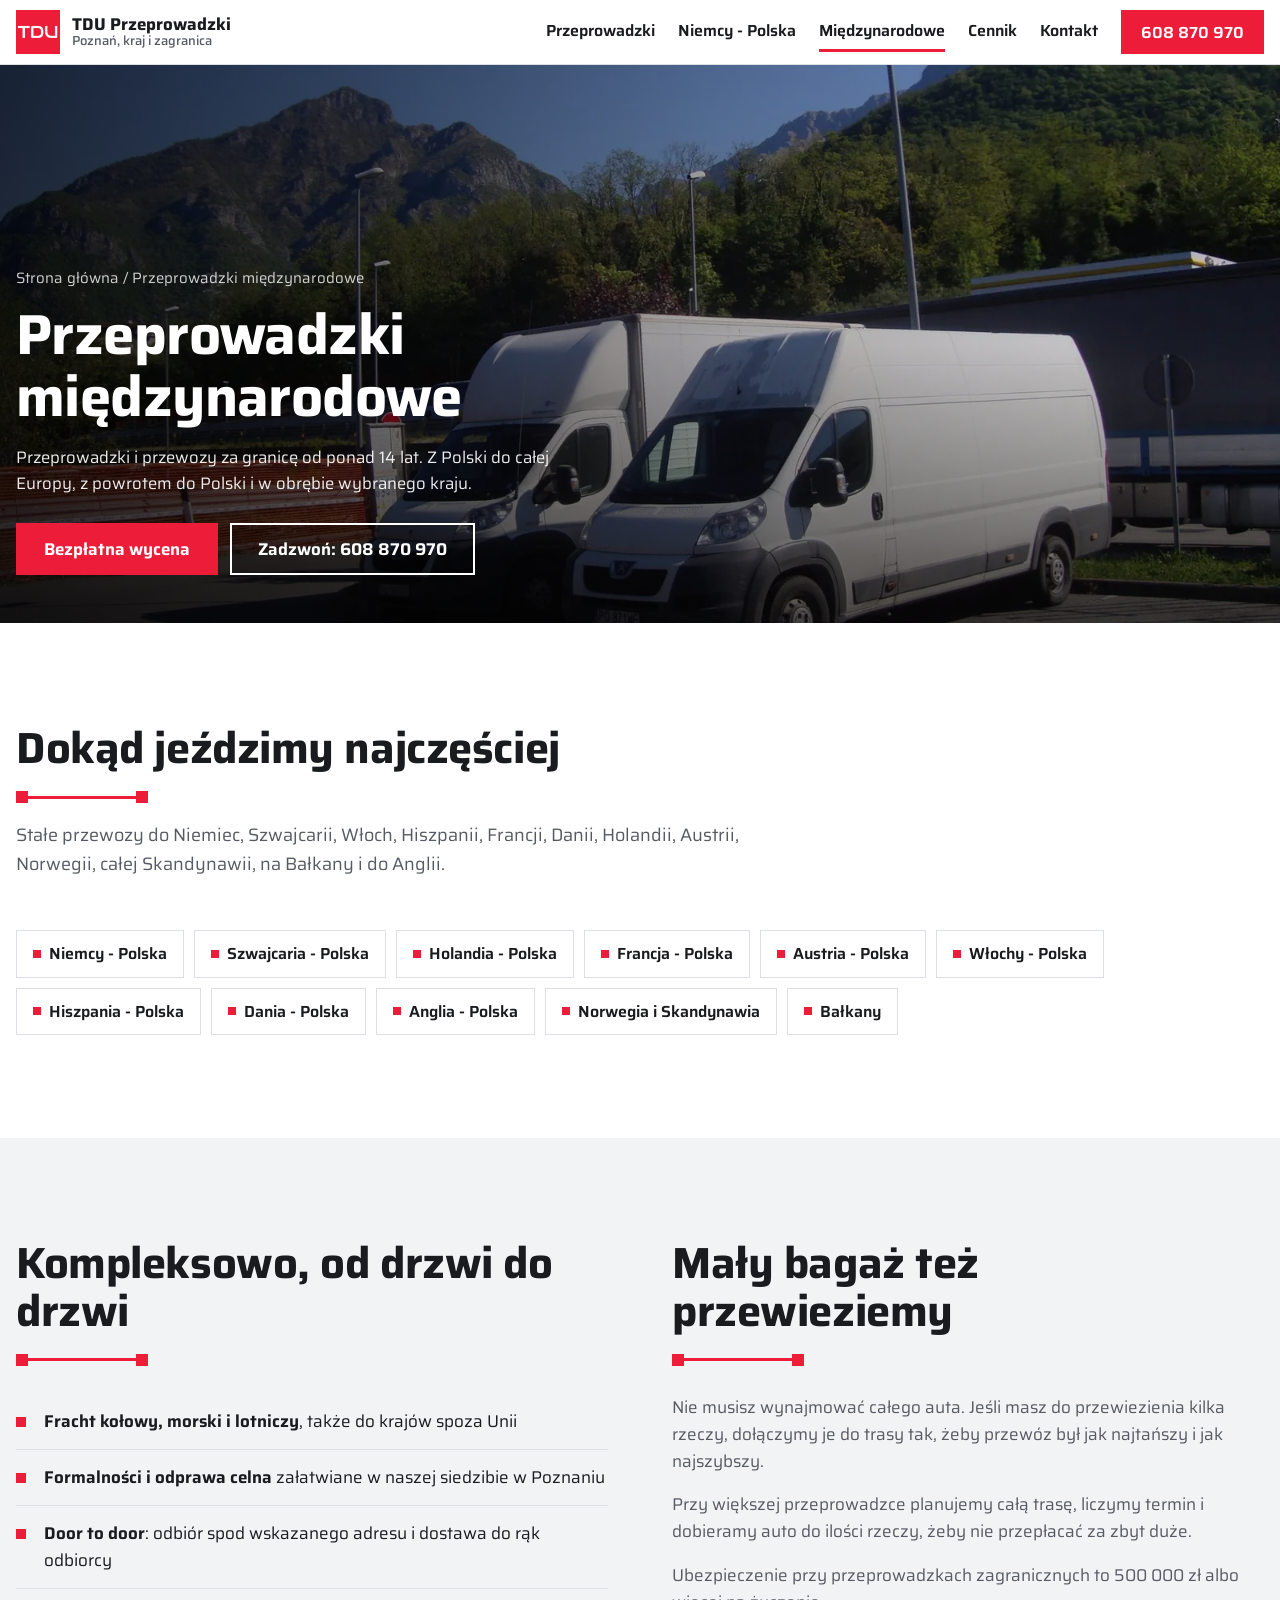
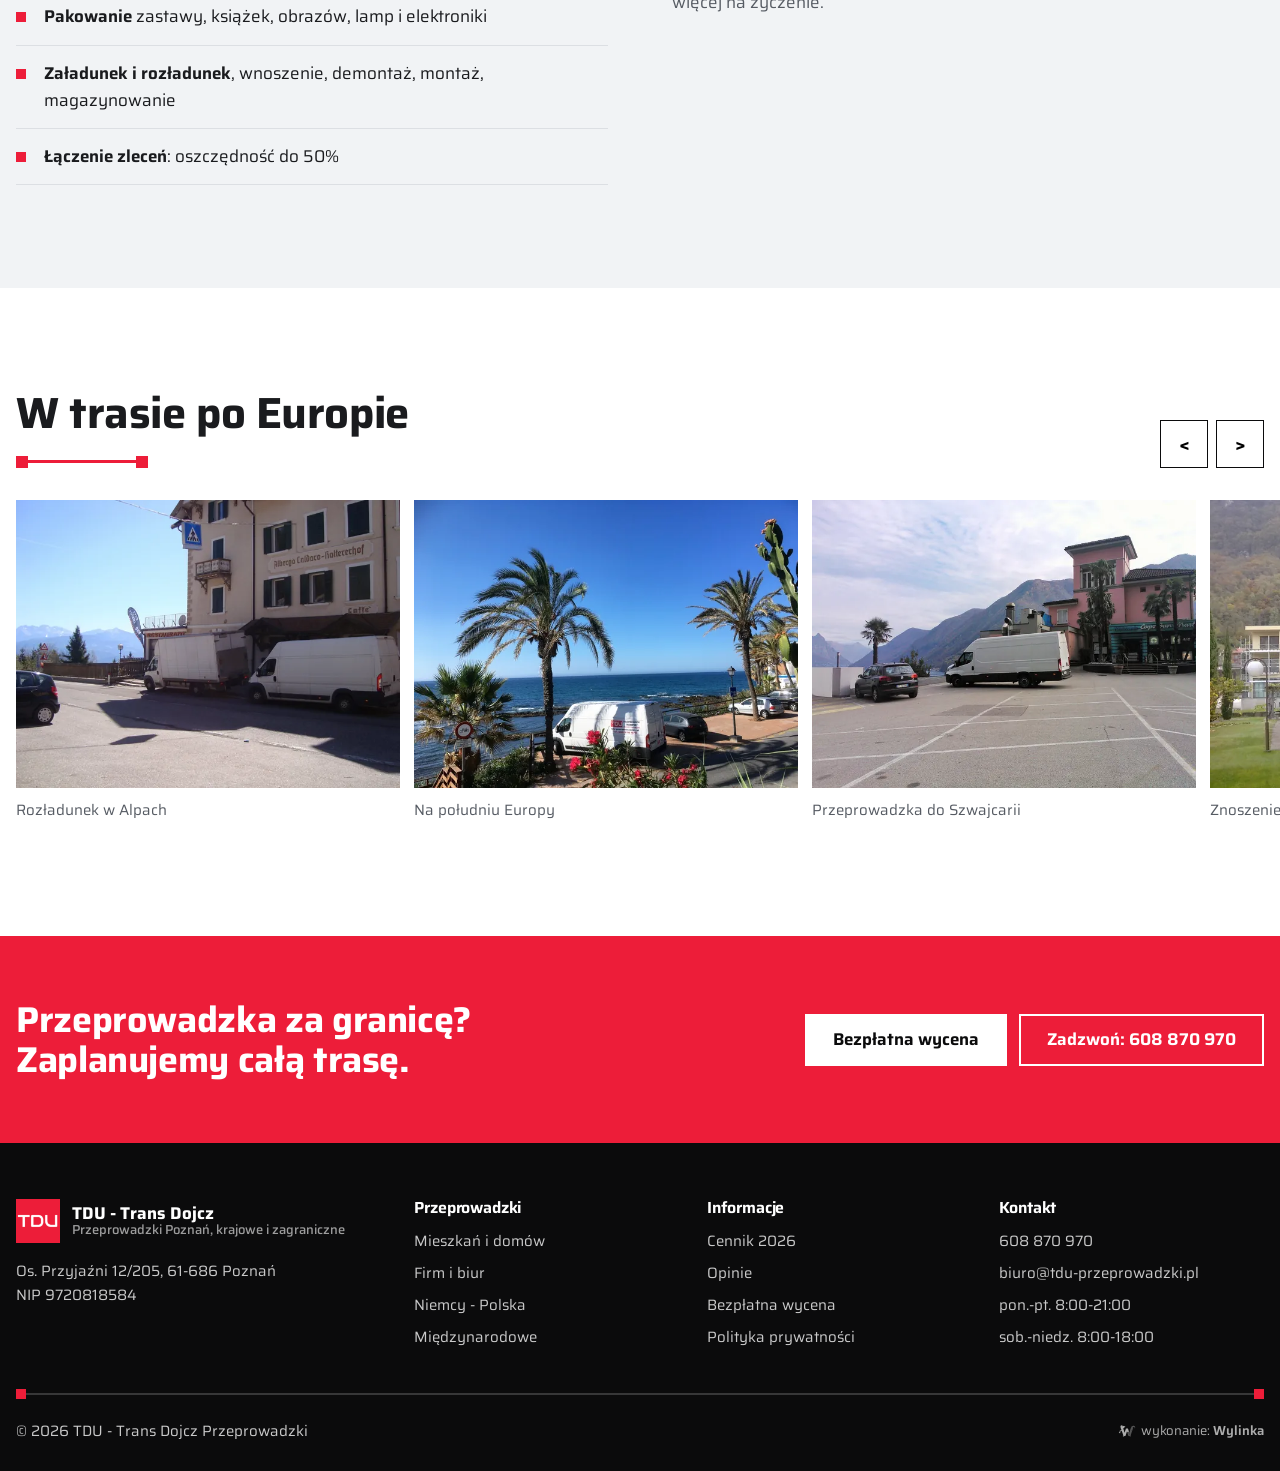
<file: miedzynarodowe.html>
<!doctype html>
<html lang="pl">
<head>
<meta charset="utf-8">
<meta name="viewport" content="width=device-width,initial-scale=1">
<meta name="robots" content="noindex, nofollow" data-podglad>
<title>Przeprowadzki międzynarodowe, transport za granicę - TDU Przeprowadzki</title>
<meta name="description" content="Przeprowadzki zagraniczne z Poznania po całej Europie: Niemcy, Szwajcaria, Holandia, Francja, Austria, Włochy, Hiszpania, Dania, Anglia, Skandynawia. Od drzwi do drzwi.">
<meta name="theme-color" content="#ED1D39">
<link rel="icon" href="img/logo-tdu.png" type="image/png">
<link rel="preload" href="fonts/saira-rdzen.woff2" as="font" type="font/woff2" crossorigin>
<link rel="preload" as="image" href="img/busy-gory-1600.webp" imagesrcset="img/busy-gory-640.webp 640w, img/busy-gory-1024.webp 1024w, img/busy-gory-1600.webp 1600w, img/busy-gory-2560.webp 2560w" imagesizes="100vw" fetchpriority="high">
<link rel="stylesheet" href="style.css">
</head>
<body>
<header class="gora" id="gora">
  <div class="kontener">
    <a class="logo" href="index.html"><img src="img/logo-tdu.png" width="44" height="44" alt="Logo TDU Przeprowadzki"><span>TDU Przeprowadzki<small>Poznań, kraj i zagranica</small></span></a>
    <button class="przelacznik" type="button" aria-label="Menu" aria-expanded="false" aria-controls="menu"><i></i><i></i><i></i></button>
    <nav class="menu" id="menu" aria-label="Menu główne">
      <a href="index.html">Przeprowadzki</a><a href="niemcy-polska.html">Niemcy - Polska</a><a href="miedzynarodowe.html" aria-current="page">Międzynarodowe</a><a href="cennik.html">Cennik</a><a href="index.html#kontakt">Kontakt</a>
      <a class="btn btn-czerwony" href="tel:+48608870970">608 870 970</a>
    </nav>
  </div>
</header>
<main>
<section class="podstrona-hero">
  <picture><img src="img/busy-gory-1600.webp" srcset="img/busy-gory-640.webp 640w, img/busy-gory-1024.webp 1024w, img/busy-gory-1600.webp 1600w, img/busy-gory-2560.webp 2560w" sizes="100vw" width="2560" height="1920" alt="Dwa auta TDU Przeprowadzki w trasie przez Alpy" fetchpriority="high"></picture>
  <div class="kontener">
    <p class="okruszki"><a href="index.html">Strona główna</a> / Przeprowadzki międzynarodowe</p>
    <h1>Przeprowadzki międzynarodowe</h1>
    <p class="lead">Przeprowadzki i przewozy za granicę od ponad 14 lat. Z Polski do całej Europy, z powrotem do Polski i w obrębie wybranego kraju.</p>
    <div class="przyciski"><a class="btn btn-czerwony" href="index.html#kontakt">Bezpłatna wycena</a><a class="btn btn-jasny" href="tel:+48608870970">Zadzwoń: 608 870 970</a></div>
  </div>
</section>

<section class="sekcja">
  <div class="kontener">
    <div class="naglowek-sekcji"><h2>Dokąd jeździmy najczęściej</h2><div class="znak-trasy" aria-hidden="true"><i></i></div><p>Stałe przewozy do Niemiec, Szwajcarii, Włoch, Hiszpanii, Francji, Danii, Holandii, Austrii, Norwegii, całej Skandynawii, na Bałkany i do Anglii.</p></div>
    <div class="kraje jasne">
      <a href="niemcy-polska.html">Niemcy - Polska</a><span>Szwajcaria - Polska</span><span>Holandia - Polska</span><span>Francja - Polska</span><span>Austria - Polska</span><span>Włochy - Polska</span><span>Hiszpania - Polska</span><span>Dania - Polska</span><span>Anglia - Polska</span><span>Norwegia i Skandynawia</span><span>Bałkany</span>
    </div>
  </div>
</section>

<section class="sekcja chlodna">
  <div class="kontener dwie">
    <div>
      <h2>Kompleksowo, od drzwi do drzwi</h2>
      <div class="znak-trasy" aria-hidden="true"><i></i></div>
      <ul class="lista" style="margin-top:28px">
        <li><b>Fracht kołowy, morski i lotniczy</b>, także do krajów spoza Unii</li>
        <li><b>Formalności i odprawa celna</b> załatwiane w naszej siedzibie w Poznaniu</li>
        <li><b>Door to door</b>: odbiór spod wskazanego adresu i dostawa do rąk odbiorcy</li>
        <li><b>Pakowanie</b> zastawy, książek, obrazów, lamp i elektroniki</li>
        <li><b>Załadunek i rozładunek</b>, wnoszenie, demontaż, montaż, magazynowanie</li>
        <li><b>Łączenie zleceń</b>: oszczędność do 50%</li>
      </ul>
    </div>
    <div class="tekst">
      <h2>Mały bagaż też przewieziemy</h2>
      <div class="znak-trasy" aria-hidden="true"><i></i></div>
      <p style="margin-top:28px">Nie musisz wynajmować całego auta. Jeśli masz do przewiezienia kilka rzeczy, dołączymy je do trasy tak, żeby przewóz był jak najtańszy i jak najszybszy.</p>
      <p>Przy większej przeprowadzce planujemy całą trasę, liczymy termin i dobieramy auto do ilości rzeczy, żeby nie przepłacać za zbyt duże.</p>
      <p>Ubezpieczenie przy przeprowadzkach zagranicznych to 500 000 zł albo więcej na życzenie.</p>
    </div>
  </div>
</section>

<section class="sekcja" style="padding-left:0;padding-right:0">
  <div class="kontener naglowek-galerii">
    <div class="naglowek-sekcji" style="margin-bottom:0"><h2>W trasie po Europie</h2><div class="znak-trasy" aria-hidden="true"><i></i></div></div>
    <div class="galeria-strzalki"><button type="button" data-przewin="-1" data-cel="gal" aria-label="Poprzednie zdjęcia">&lt;</button><button type="button" data-przewin="1" data-cel="gal" aria-label="Następne zdjęcia">&gt;</button></div>
  </div>
  <div class="galeria" id="gal">
    <figure><img src="img/albergo-640.webp" srcset="img/albergo-640.webp 640w, img/albergo-1024.webp 1024w" sizes="(max-width:600px) 80vw, 30vw" width="1024" height="768" alt="Auta TDU przed hotelem w Alpach" loading="lazy" decoding="async"><figcaption>Rozładunek w Alpach</figcaption></figure>
    <figure><img src="img/palmy-640.webp" srcset="img/palmy-640.webp 640w, img/palmy-1024.webp 1024w" sizes="(max-width:600px) 80vw, 30vw" width="1024" height="768" alt="Bus TDU nad morzem na południu Europy" loading="lazy" decoding="async"><figcaption>Na południu Europy</figcaption></figure>
    <figure><img src="img/szwajcaria-640.webp" srcset="img/szwajcaria-640.webp 640w, img/szwajcaria-1024.webp 1024w" sizes="(max-width:600px) 80vw, 30vw" width="1024" height="768" alt="Przeprowadzka do Szwajcarii" loading="lazy" decoding="async"><figcaption>Przeprowadzka do Szwajcarii</figcaption></figure>
    <figure><img src="img/znoszenie-640.webp" srcset="img/znoszenie-640.webp 640w, img/znoszenie-1024.webp 1024w" sizes="(max-width:600px) 80vw, 30vw" width="1024" height="768" alt="Znoszenie mebli za granicą" loading="lazy" decoding="async"><figcaption>Znoszenie mebli za granicą</figcaption></figure>
    <figure><img src="img/szafa-folia-640.webp" srcset="img/szafa-folia-640.webp 640w, img/szafa-folia-1024.webp 1024w" sizes="(max-width:600px) 80vw, 30vw" width="1024" height="768" alt="Szafa zabezpieczona do przewozu międzynarodowego" loading="lazy" decoding="async"><figcaption>Zabezpieczenie przed długą trasą</figcaption></figure>
  </div>
</section>
</main>
<section class="pas-cta">
  <div class="kontener">
    <h2>Przeprowadzka za granicę? Zaplanujemy całą trasę.</h2>
    <div class="przyciski">
      <a class="btn btn-bialy" href="index.html#kontakt">Bezpłatna wycena</a>
      <a class="btn btn-jasny" href="tel:+48608870970">Zadzwoń: 608 870 970</a>
    </div>
  </div>
</section>
<footer class="stopka">
  <div class="kontener">
    <div class="siatka">
      <div>
        <a class="logo" href="index.html"><img src="img/logo-tdu.png" width="44" height="44" alt="Logo TDU Przeprowadzki" loading="lazy"><span>TDU - Trans Dojcz<small>Przeprowadzki Poznań, krajowe i zagraniczne</small></span></a>
        <p style="margin-top:16px">Os. Przyjaźni 12/205, 61-686 Poznań<br>NIP 9720818584</p>
      </div>
      <div>
        <h3>Przeprowadzki</h3>
        <ul><li><a href="index.html#uslugi">Mieszkań i domów</a></li><li><a href="index.html#uslugi">Firm i biur</a></li><li><a href="niemcy-polska.html">Niemcy - Polska</a></li><li><a href="miedzynarodowe.html">Międzynarodowe</a></li></ul>
      </div>
      <div>
        <h3>Informacje</h3>
        <ul><li><a href="cennik.html">Cennik 2026</a></li><li><a href="index.html#opinie">Opinie</a></li><li><a href="index.html#kontakt">Bezpłatna wycena</a></li><li><a href="#">Polityka prywatności</a></li></ul>
      </div>
      <div>
        <h3>Kontakt</h3>
        <ul><li><a href="tel:+48608870970">608 870 970</a></li><li><a href="mailto:biuro@tdu-przeprowadzki.pl">biuro@tdu-przeprowadzki.pl</a></li><li>pon.-pt. 8:00-21:00</li><li>sob.-niedz. 8:00-18:00</li></ul>
      </div>
    </div>
    <div class="trasa-stopka"><i></i></div>
    <div class="dol">
      <span>© 2026 TDU - Trans Dojcz Przeprowadzki</span>
      <a class="wylinka-badge" href="https://wylinka.pl/?utm_source=przeprowadzki-poznan-24.pl&amp;utm_medium=stopka&amp;utm_campaign=wykonanie" rel="noopener" title="Strona wykonana przez Wylinka"><svg viewBox="0 0 64 64" aria-hidden="true" focusable="false" fill="currentColor"><path d="M9.8 22.8l-1.2-7.9 2.2-3.7 15.5 4.6-.5 1.5-7.2 5.5 4.7 15.6 5-15.6 7 0 4.1 12.7-4.2-.9-2.6 1.8-.8-2.2-5.3 15.6-4.3 0 .4 .2-2.1 2.8-1.3-1.1 1.1-1.4-3.1 .2-.1-1.7 2.2-.1-5.7-16.5-4.8 .6-.8 3.1 0 .5-.3 .5 .8 2.2-1.6 .5-.4-1.3-.8 1.6-1.5-.8 .8-1.6-1.4 .6-.6-1.6 2.3-.8 .2-.4 1.3-4.8 5.9-.8-2.4-6.9zM15.2 13.7l-.1-.4-.4 .8-.1 .8 .1 1 .1 .4 .3 .7 .3-.9 .1-.7 0-.8z"/><path class="wy-pod" d="M37.1 49.8l-4.5-13.3 2.6-1.8 4.2 .9 .9 2.8 3-9.7 0-.5 .1-.8 3.2-8.4 .5-1 .6-1 .9-1.1 1.3-1 1.1-.7 1.4-.5 1.4-.3 .7 0 .9 0 1.2 .3 1.4 .6 .8 .5 .7 .7 .6 .7 .5 .9 .3 .9 .1 .9 0 .8-.2 .9-.5 .9-.5 .6-.7 .5-.7 .3-.1-.1 0-.1 .5-.5 .3-.7 .2-.5 0-.6-.1-.6-.3-.7-.4-.5-.4-.4-.5-.3-.6-.3-.7 0-.7 .1-.6 .1-.5 .4-.5 .5-.3 .5-.2 .7-.1 1.5-1.4 5.1-.8 3.3-.3 .7-.5 .7-6 17.5 1.9 .1-.1 1.7-3.1-.2 1.1 1.4-1.3 1.1-2.1-2.8 .4-.2z"/><path class="wy-old" d="M40.8 50l.4-.2-4.1 0-4.2-12.5 2.5-1.7 4.3 .9 .6 1.9 .6-1.6 0-.3 2.4-7.8 0-.5 .1-.8 3.2-8.4 .4-.8 .6-.9 .9-1.2 .9-.9 1.3-.8 1.4-.6 1.2-.3 1.4-.1 1.3 .1 .6 .2 .8 .3 1.1 .6 .9 .7 .7 .9 .5 .9 .3 .9 .1 1.1-.1 .9-.3 .9-.4 .7-.6 .7-.6 .4-.6 .2-.1-.1 0-.1 .5-.5 .3-.7 .2-.5 0-.5-.1-.6-.2-.6-.3-.5-.4-.5-.5-.3-.6-.3-.7-.1-.6 0-.6 .1-.6 .3-.6 .5-.3 .4-.2 .5-.1 .5-.1 1.5-1.4 5.1-.8 3.3-.3 .7-.5 .7-6 17.5 1.9 .1-.1 1.7-3.1-.2 1.1 1.4-1.3 1.1zM49.6 17.1l.6 1.7-1.5 1.9 .4 .4 1.8-2.1-.7-2.1zM48.1 28.3l.5 1.8-1.7 1.8 .4 .4 1.9-2-.6-2.2zM37.9 41.7l1.7-1.5-.4-.4-1.7 1.4zM42.6 38.7l-1.5 2.8 1.1 2-1.3 2.6 .5 .2 1.5-2.8-1.1-2 1.4-2.5z"/></svg><span>wykonanie: <b>Wylinka</b></span></a>
    </div>
  </div>
</footer>
<script>
(function(){
  var g=document.getElementById('gora'),b=g.querySelector('.przelacznik');
  b.addEventListener('click',function(){var o=g.classList.toggle('otwarte');b.setAttribute('aria-expanded',o)});
  g.querySelectorAll('.menu a').forEach(function(a){a.addEventListener('click',function(){g.classList.remove('otwarte');b.setAttribute('aria-expanded','false')})});
  document.querySelectorAll('.galeria').forEach(function(el){
    var x0,s0,ciagnie=false;
    el.addEventListener('pointerdown',function(e){if(e.pointerType!=='mouse')return;ciagnie=true;x0=e.clientX;s0=el.scrollLeft;el.classList.add('ciagniete')});
    window.addEventListener('pointermove',function(e){if(!ciagnie)return;el.scrollLeft=s0-(e.clientX-x0)});
    window.addEventListener('pointerup',function(){if(!ciagnie)return;ciagnie=false;el.classList.remove('ciagniete')});
    var w=el.parentElement.querySelector('[data-galeria]');
  });
  document.querySelectorAll('[data-przewin]').forEach(function(btn){
    btn.addEventListener('click',function(){var el=document.getElementById(btn.getAttribute('data-cel'));var f=el.querySelector('figure');el.scrollBy({left:(f.offsetWidth+14)*(+btn.getAttribute('data-przewin')),behavior:'smooth'})});
  });
  document.querySelectorAll('form[data-pokaz]').forEach(function(f){f.addEventListener('submit',function(e){e.preventDefault();var p=f.querySelector('.potwierdzenie');p.hidden=false})});
})();
</script>
</body>
</html>
</file>
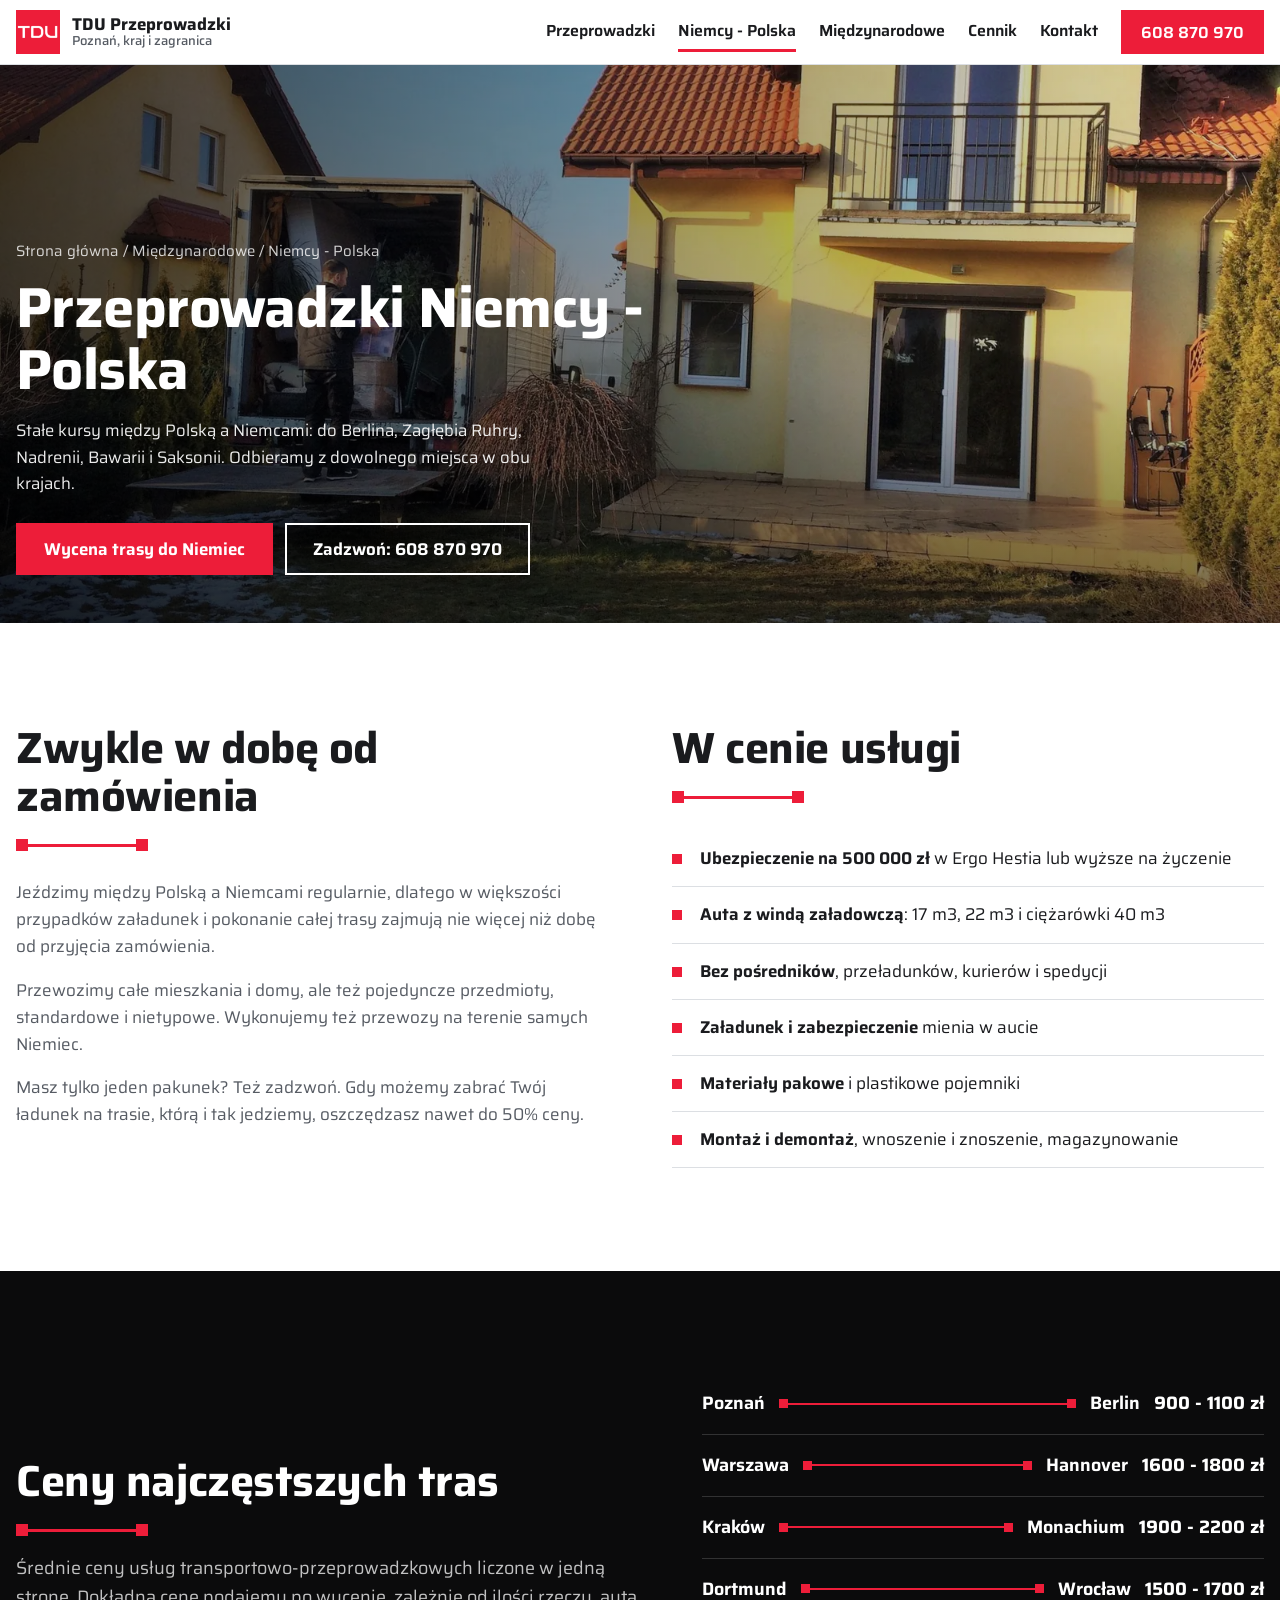
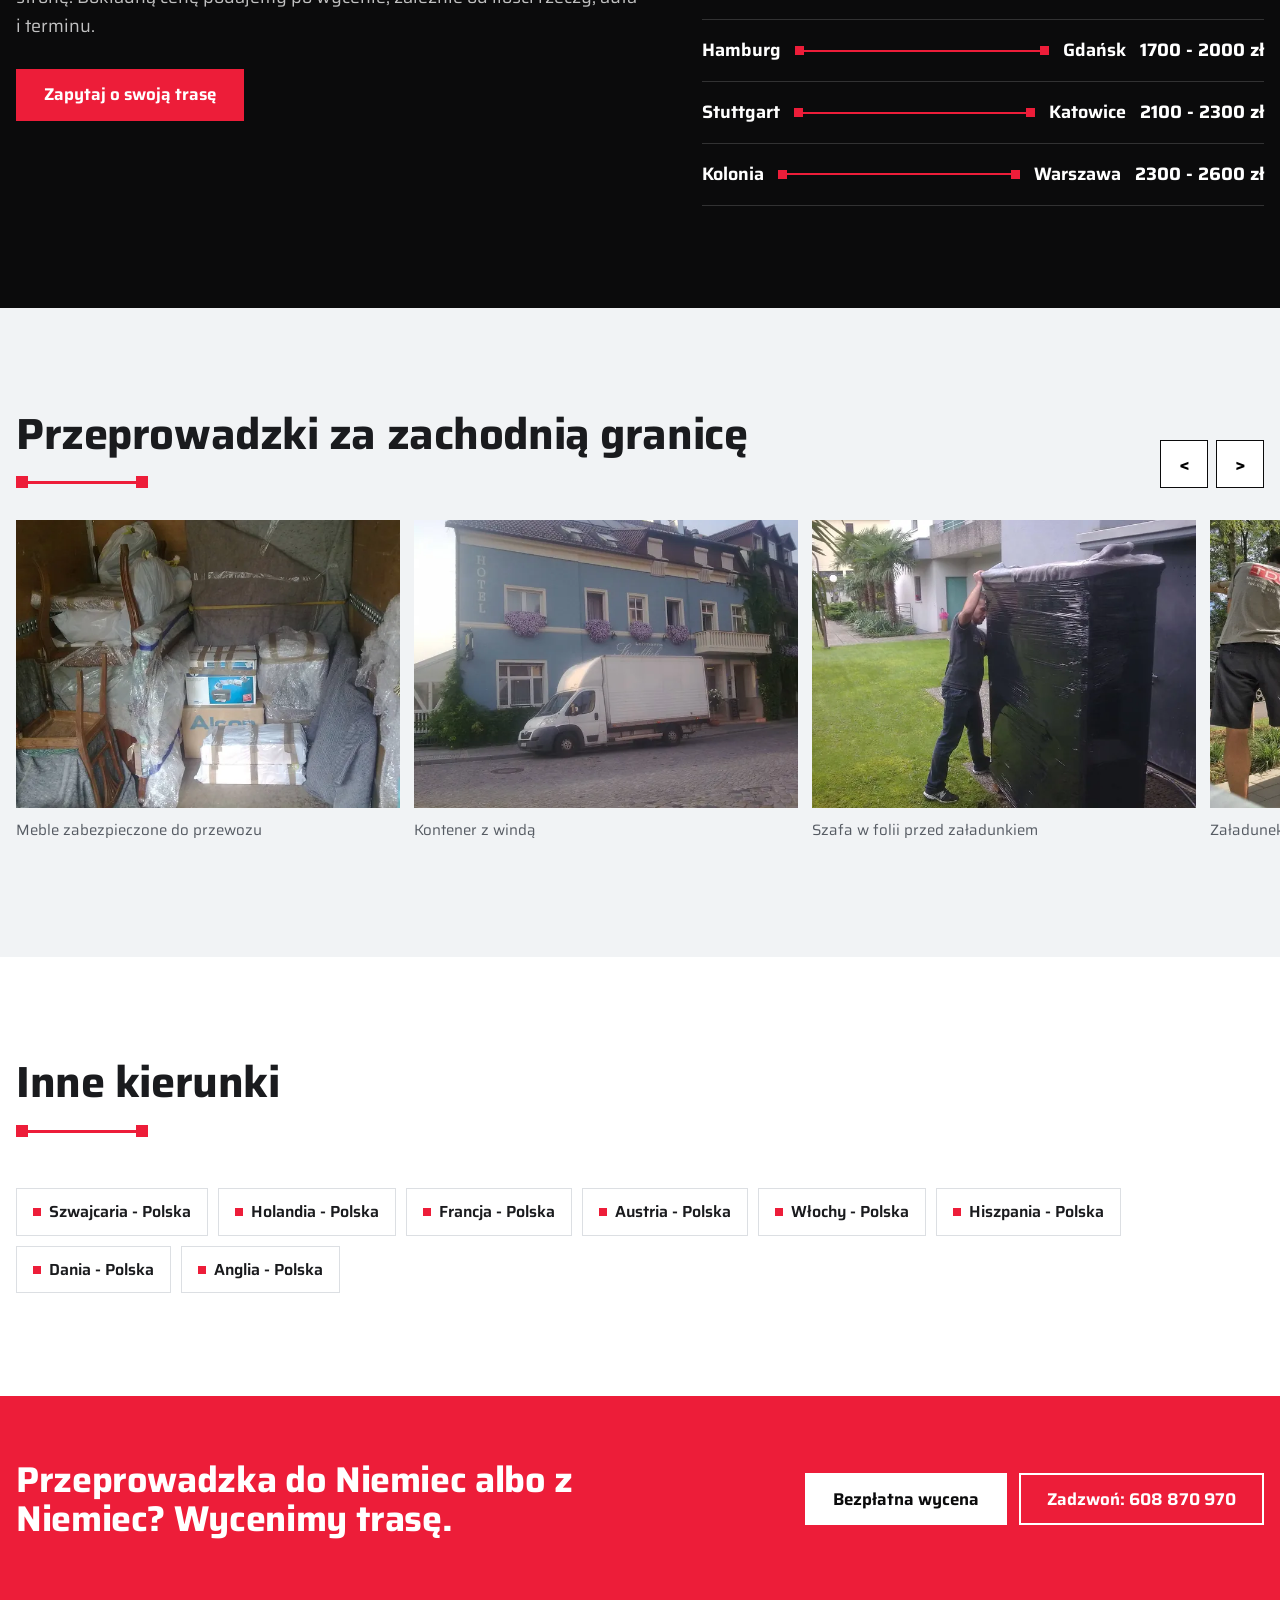
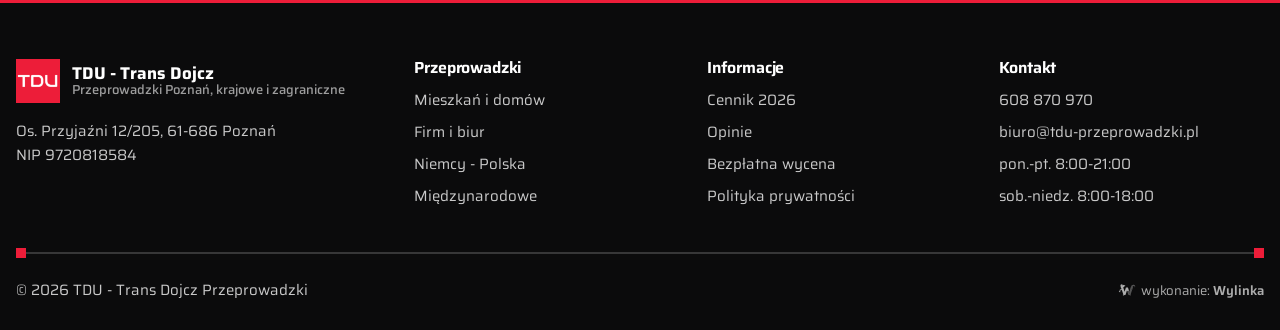
<file: niemcy-polska.html>
<!doctype html>
<html lang="pl">
<head>
<meta charset="utf-8">
<meta name="viewport" content="width=device-width,initial-scale=1">
<meta name="robots" content="noindex, nofollow" data-podglad>
<title>Przeprowadzki Niemcy - Polska, transport do Niemiec - TDU Przeprowadzki</title>
<meta name="description" content="Stałe kursy przeprowadzkowe Polska - Niemcy: Berlin, Zagłębie Ruhry, Nadrenia, Bawaria, Saksonia. Ceny tras, ubezpieczenie 500 000 zł, auta z windą. TDU Poznań.">
<meta name="theme-color" content="#ED1D39">
<link rel="icon" href="img/logo-tdu.png" type="image/png">
<link rel="preload" href="fonts/saira-rdzen.woff2" as="font" type="font/woff2" crossorigin>
<link rel="preload" as="image" href="img/dom-winda-1600.webp" imagesrcset="img/dom-winda-640.webp 640w, img/dom-winda-1024.webp 1024w, img/dom-winda-1600.webp 1600w, img/dom-winda-2560.webp 2560w" imagesizes="100vw" fetchpriority="high">
<link rel="stylesheet" href="style.css">
</head>
<body>
<header class="gora" id="gora">
  <div class="kontener">
    <a class="logo" href="index.html"><img src="img/logo-tdu.png" width="44" height="44" alt="Logo TDU Przeprowadzki"><span>TDU Przeprowadzki<small>Poznań, kraj i zagranica</small></span></a>
    <button class="przelacznik" type="button" aria-label="Menu" aria-expanded="false" aria-controls="menu"><i></i><i></i><i></i></button>
    <nav class="menu" id="menu" aria-label="Menu główne">
      <a href="index.html">Przeprowadzki</a><a href="niemcy-polska.html" aria-current="page">Niemcy - Polska</a><a href="miedzynarodowe.html">Międzynarodowe</a><a href="cennik.html">Cennik</a><a href="index.html#kontakt">Kontakt</a>
      <a class="btn btn-czerwony" href="tel:+48608870970">608 870 970</a>
    </nav>
  </div>
</header>
<main>
<section class="podstrona-hero">
  <picture><img src="img/dom-winda-1600.webp" srcset="img/dom-winda-640.webp 640w, img/dom-winda-1024.webp 1024w, img/dom-winda-1600.webp 1600w, img/dom-winda-2560.webp 2560w" sizes="100vw" width="2560" height="1920" alt="Meblowóz TDU z windą przy domu podczas przeprowadzki" fetchpriority="high"></picture>
  <div class="kontener">
    <p class="okruszki"><a href="index.html">Strona główna</a> / <a href="miedzynarodowe.html">Międzynarodowe</a> / Niemcy - Polska</p>
    <h1>Przeprowadzki Niemcy - Polska</h1>
    <p class="lead">Stałe kursy między Polską a Niemcami: do Berlina, Zagłębia Ruhry, Nadrenii, Bawarii i Saksonii. Odbieramy z dowolnego miejsca w obu krajach.</p>
    <div class="przyciski"><a class="btn btn-czerwony" href="index.html#kontakt">Wycena trasy do Niemiec</a><a class="btn btn-jasny" href="tel:+48608870970">Zadzwoń: 608 870 970</a></div>
  </div>
</section>

<section class="sekcja">
  <div class="kontener dwie">
    <div class="tekst">
      <h2>Zwykle w dobę od zamówienia</h2>
      <div class="znak-trasy" aria-hidden="true"><i></i></div>
      <p style="margin-top:28px">Jeździmy między Polską a Niemcami regularnie, dlatego w większości przypadków załadunek i pokonanie całej trasy zajmują nie więcej niż dobę od przyjęcia zamówienia.</p>
      <p>Przewozimy całe mieszkania i domy, ale też pojedyncze przedmioty, standardowe i nietypowe. Wykonujemy też przewozy na terenie samych Niemiec.</p>
      <p>Masz tylko jeden pakunek? Też zadzwoń. Gdy możemy zabrać Twój ładunek na trasie, którą i tak jedziemy, oszczędzasz nawet do 50% ceny.</p>
    </div>
    <div>
      <h2>W cenie usługi</h2>
      <div class="znak-trasy" aria-hidden="true"><i></i></div>
      <ul class="lista" style="margin-top:28px">
        <li><b>Ubezpieczenie na 500 000 zł</b> w Ergo Hestia lub wyższe na życzenie</li>
        <li><b>Auta z windą załadowczą</b>: 17 m3, 22 m3 i ciężarówki 40 m3</li>
        <li><b>Bez pośredników</b>, przeładunków, kurierów i spedycji</li>
        <li><b>Załadunek i zabezpieczenie</b> mienia w aucie</li>
        <li><b>Materiały pakowe</b> i plastikowe pojemniki</li>
        <li><b>Montaż i demontaż</b>, wnoszenie i znoszenie, magazynowanie</li>
      </ul>
    </div>
  </div>
</section>

<section class="sekcja ciemna">
  <div class="kontener niemcy">
    <div>
      <div class="naglowek-sekcji" style="margin-bottom:28px"><h2>Ceny najczęstszych tras</h2><div class="znak-trasy" aria-hidden="true"><i></i></div><p>Średnie ceny usług transportowo-przeprowadzkowych liczone w jedną stronę. Dokładną cenę podajemy po wycenie, zależnie od ilości rzeczy, auta i terminu.</p></div>
      <a class="btn btn-czerwony" href="index.html#kontakt" style="margin-top:0">Zapytaj o swoją trasę</a>
    </div>
    <div><ul class="trasy"><li><b>Poznań</b><span class="odcinek"><i></i></span><b>Berlin</b><span class="cena">900 - 1100 zł</span></li><li><b>Warszawa</b><span class="odcinek"><i></i></span><b>Hannover</b><span class="cena">1600 - 1800 zł</span></li><li><b>Kraków</b><span class="odcinek"><i></i></span><b>Monachium</b><span class="cena">1900 - 2200 zł</span></li><li><b>Dortmund</b><span class="odcinek"><i></i></span><b>Wrocław</b><span class="cena">1500 - 1700 zł</span></li><li><b>Hamburg</b><span class="odcinek"><i></i></span><b>Gdańsk</b><span class="cena">1700 - 2000 zł</span></li><li><b>Stuttgart</b><span class="odcinek"><i></i></span><b>Katowice</b><span class="cena">2100 - 2300 zł</span></li><li><b>Kolonia</b><span class="odcinek"><i></i></span><b>Warszawa</b><span class="cena">2300 - 2600 zł</span></li></ul></div>
  </div>
</section>

<section class="sekcja chlodna" style="padding-left:0;padding-right:0">
  <div class="kontener naglowek-galerii">
    <div class="naglowek-sekcji" style="margin-bottom:0"><h2>Przeprowadzki za zachodnią granicę</h2><div class="znak-trasy" aria-hidden="true"><i></i></div></div>
    <div class="galeria-strzalki"><button type="button" data-przewin="-1" data-cel="gal" aria-label="Poprzednie zdjęcia">&lt;</button><button type="button" data-przewin="1" data-cel="gal" aria-label="Następne zdjęcia">&gt;</button></div>
  </div>
  <div class="galeria" id="gal">
    <figure><img src="img/zabezpieczone-meble-640.webp" srcset="img/zabezpieczone-meble-640.webp 640w, img/zabezpieczone-meble-1024.webp 1024w" sizes="(max-width:600px) 80vw, 30vw" width="1024" height="768" alt="Meble zabezpieczone do przewozu do Niemiec" loading="lazy" decoding="async"><figcaption>Meble zabezpieczone do przewozu</figcaption></figure>
    <figure><img src="img/kontener-winda-640.webp" srcset="img/kontener-winda-640.webp 640w, img/kontener-winda-1024.webp 1024w" sizes="(max-width:600px) 80vw, 30vw" width="1024" height="768" alt="Auto z kontenerem przed budynkiem" loading="lazy" decoding="async"><figcaption>Kontener z windą</figcaption></figure>
    <figure><img src="img/szafa-folia-640.webp" srcset="img/szafa-folia-640.webp 640w, img/szafa-folia-1024.webp 1024w" sizes="(max-width:600px) 80vw, 30vw" width="1024" height="768" alt="Szafa w folii przed transportem" loading="lazy" decoding="async"><figcaption>Szafa w folii przed załadunkiem</figcaption></figure>
    <figure><img src="img/wozek-640.webp" srcset="img/wozek-640.webp 640w, img/wozek-1024.webp 1024w" sizes="(max-width:600px) 80vw, 30vw" width="1024" height="768" alt="Przewóz kartonów na wózku do auta" loading="lazy" decoding="async"><figcaption>Załadunek kartonów</figcaption></figure>
    <figure><img src="img/wnetrze-640.webp" srcset="img/wnetrze-640.webp 640w, img/wnetrze-1024.webp 1024w" sizes="(max-width:600px) 80vw, 30vw" width="1024" height="768" alt="Załadowane wnętrze meblowozu" loading="lazy" decoding="async"><figcaption>Wnętrze meblowozu</figcaption></figure>
  </div>
</section>

<section class="sekcja">
  <div class="kontener">
    <div class="naglowek-sekcji"><h2>Inne kierunki</h2><div class="znak-trasy" aria-hidden="true"><i></i></div></div>
    <div class="kraje jasne"><a href="miedzynarodowe.html">Szwajcaria - Polska</a><a href="miedzynarodowe.html">Holandia - Polska</a><a href="miedzynarodowe.html">Francja - Polska</a><a href="miedzynarodowe.html">Austria - Polska</a><a href="miedzynarodowe.html">Włochy - Polska</a><a href="miedzynarodowe.html">Hiszpania - Polska</a><a href="miedzynarodowe.html">Dania - Polska</a><a href="miedzynarodowe.html">Anglia - Polska</a></div>
  </div>
</section>
</main>
<section class="pas-cta">
  <div class="kontener">
    <h2>Przeprowadzka do Niemiec albo z Niemiec? Wycenimy trasę.</h2>
    <div class="przyciski">
      <a class="btn btn-bialy" href="index.html#kontakt">Bezpłatna wycena</a>
      <a class="btn btn-jasny" href="tel:+48608870970">Zadzwoń: 608 870 970</a>
    </div>
  </div>
</section>
<footer class="stopka">
  <div class="kontener">
    <div class="siatka">
      <div>
        <a class="logo" href="index.html"><img src="img/logo-tdu.png" width="44" height="44" alt="Logo TDU Przeprowadzki" loading="lazy"><span>TDU - Trans Dojcz<small>Przeprowadzki Poznań, krajowe i zagraniczne</small></span></a>
        <p style="margin-top:16px">Os. Przyjaźni 12/205, 61-686 Poznań<br>NIP 9720818584</p>
      </div>
      <div>
        <h3>Przeprowadzki</h3>
        <ul><li><a href="index.html#uslugi">Mieszkań i domów</a></li><li><a href="index.html#uslugi">Firm i biur</a></li><li><a href="niemcy-polska.html">Niemcy - Polska</a></li><li><a href="miedzynarodowe.html">Międzynarodowe</a></li></ul>
      </div>
      <div>
        <h3>Informacje</h3>
        <ul><li><a href="cennik.html">Cennik 2026</a></li><li><a href="index.html#opinie">Opinie</a></li><li><a href="index.html#kontakt">Bezpłatna wycena</a></li><li><a href="#">Polityka prywatności</a></li></ul>
      </div>
      <div>
        <h3>Kontakt</h3>
        <ul><li><a href="tel:+48608870970">608 870 970</a></li><li><a href="mailto:biuro@tdu-przeprowadzki.pl">biuro@tdu-przeprowadzki.pl</a></li><li>pon.-pt. 8:00-21:00</li><li>sob.-niedz. 8:00-18:00</li></ul>
      </div>
    </div>
    <div class="trasa-stopka"><i></i></div>
    <div class="dol">
      <span>© 2026 TDU - Trans Dojcz Przeprowadzki</span>
      <a class="wylinka-badge" href="https://wylinka.pl/?utm_source=przeprowadzki-poznan-24.pl&amp;utm_medium=stopka&amp;utm_campaign=wykonanie" rel="noopener" title="Strona wykonana przez Wylinka"><svg viewBox="0 0 64 64" aria-hidden="true" focusable="false" fill="currentColor"><path d="M9.8 22.8l-1.2-7.9 2.2-3.7 15.5 4.6-.5 1.5-7.2 5.5 4.7 15.6 5-15.6 7 0 4.1 12.7-4.2-.9-2.6 1.8-.8-2.2-5.3 15.6-4.3 0 .4 .2-2.1 2.8-1.3-1.1 1.1-1.4-3.1 .2-.1-1.7 2.2-.1-5.7-16.5-4.8 .6-.8 3.1 0 .5-.3 .5 .8 2.2-1.6 .5-.4-1.3-.8 1.6-1.5-.8 .8-1.6-1.4 .6-.6-1.6 2.3-.8 .2-.4 1.3-4.8 5.9-.8-2.4-6.9zM15.2 13.7l-.1-.4-.4 .8-.1 .8 .1 1 .1 .4 .3 .7 .3-.9 .1-.7 0-.8z"/><path class="wy-pod" d="M37.1 49.8l-4.5-13.3 2.6-1.8 4.2 .9 .9 2.8 3-9.7 0-.5 .1-.8 3.2-8.4 .5-1 .6-1 .9-1.1 1.3-1 1.1-.7 1.4-.5 1.4-.3 .7 0 .9 0 1.2 .3 1.4 .6 .8 .5 .7 .7 .6 .7 .5 .9 .3 .9 .1 .9 0 .8-.2 .9-.5 .9-.5 .6-.7 .5-.7 .3-.1-.1 0-.1 .5-.5 .3-.7 .2-.5 0-.6-.1-.6-.3-.7-.4-.5-.4-.4-.5-.3-.6-.3-.7 0-.7 .1-.6 .1-.5 .4-.5 .5-.3 .5-.2 .7-.1 1.5-1.4 5.1-.8 3.3-.3 .7-.5 .7-6 17.5 1.9 .1-.1 1.7-3.1-.2 1.1 1.4-1.3 1.1-2.1-2.8 .4-.2z"/><path class="wy-old" d="M40.8 50l.4-.2-4.1 0-4.2-12.5 2.5-1.7 4.3 .9 .6 1.9 .6-1.6 0-.3 2.4-7.8 0-.5 .1-.8 3.2-8.4 .4-.8 .6-.9 .9-1.2 .9-.9 1.3-.8 1.4-.6 1.2-.3 1.4-.1 1.3 .1 .6 .2 .8 .3 1.1 .6 .9 .7 .7 .9 .5 .9 .3 .9 .1 1.1-.1 .9-.3 .9-.4 .7-.6 .7-.6 .4-.6 .2-.1-.1 0-.1 .5-.5 .3-.7 .2-.5 0-.5-.1-.6-.2-.6-.3-.5-.4-.5-.5-.3-.6-.3-.7-.1-.6 0-.6 .1-.6 .3-.6 .5-.3 .4-.2 .5-.1 .5-.1 1.5-1.4 5.1-.8 3.3-.3 .7-.5 .7-6 17.5 1.9 .1-.1 1.7-3.1-.2 1.1 1.4-1.3 1.1zM49.6 17.1l.6 1.7-1.5 1.9 .4 .4 1.8-2.1-.7-2.1zM48.1 28.3l.5 1.8-1.7 1.8 .4 .4 1.9-2-.6-2.2zM37.9 41.7l1.7-1.5-.4-.4-1.7 1.4zM42.6 38.7l-1.5 2.8 1.1 2-1.3 2.6 .5 .2 1.5-2.8-1.1-2 1.4-2.5z"/></svg><span>wykonanie: <b>Wylinka</b></span></a>
    </div>
  </div>
</footer>
<script>
(function(){
  var g=document.getElementById('gora'),b=g.querySelector('.przelacznik');
  b.addEventListener('click',function(){var o=g.classList.toggle('otwarte');b.setAttribute('aria-expanded',o)});
  g.querySelectorAll('.menu a').forEach(function(a){a.addEventListener('click',function(){g.classList.remove('otwarte');b.setAttribute('aria-expanded','false')})});
  document.querySelectorAll('.galeria').forEach(function(el){
    var x0,s0,ciagnie=false;
    el.addEventListener('pointerdown',function(e){if(e.pointerType!=='mouse')return;ciagnie=true;x0=e.clientX;s0=el.scrollLeft;el.classList.add('ciagniete')});
    window.addEventListener('pointermove',function(e){if(!ciagnie)return;el.scrollLeft=s0-(e.clientX-x0)});
    window.addEventListener('pointerup',function(){if(!ciagnie)return;ciagnie=false;el.classList.remove('ciagniete')});
    var w=el.parentElement.querySelector('[data-galeria]');
  });
  document.querySelectorAll('[data-przewin]').forEach(function(btn){
    btn.addEventListener('click',function(){var el=document.getElementById(btn.getAttribute('data-cel'));var f=el.querySelector('figure');el.scrollBy({left:(f.offsetWidth+14)*(+btn.getAttribute('data-przewin')),behavior:'smooth'})});
  });
  document.querySelectorAll('form[data-pokaz]').forEach(function(f){f.addEventListener('submit',function(e){e.preventDefault();var p=f.querySelector('.potwierdzenie');p.hidden=false})});
})();
</script>
</body>
</html>
</file>
<file: style.css>
@font-face{font-family:"Saira";font-style:normal;font-weight:100 900;font-display:swap;src:url(fonts/saira-rdzen.woff2) format("woff2");unicode-range:U+0020-007E,U+00A0,U+00A9,U+00AB,U+00B0,U+00B7,U+00BB,U+00D3,U+00F3,U+2013,U+2018-2019,U+201C-201E,U+2022,U+2026}
@font-face{font-family:"Saira";font-style:normal;font-weight:100 900;font-display:swap;src:url(fonts/saira-pl.woff2) format("woff2");unicode-range:U+0104-0107,U+0118-0119,U+0141-0144,U+015A-015B,U+0179-017C}
:root{
  --czerwien:#ED1D39;--czerwien-ciemna:#C8102B;--czern:#0B0B0C;--grafit:#1C1D20;--tekst:#1A1B1E;--szary:#565B63;
  --chlodna:#F1F3F5;--linia:#DCDFE3;--bialy:#FFFFFF;
  --szer:min(calc(100vw - 32px),1320px);--naglowek:64px;
}
*{box-sizing:border-box}
html{scroll-behavior:smooth;scroll-padding-top:var(--naglowek);-webkit-text-size-adjust:100%}
body{margin:0;font:400 17px/1.6 Saira,system-ui,-apple-system,"Segoe UI",Roboto,sans-serif;color:var(--tekst);background:var(--bialy);overflow-x:hidden}
img{display:block;max-width:100%;height:auto}
a{color:inherit}
h1,h2,h3{font-weight:700;line-height:1.1;margin:0;letter-spacing:-.01em}
h2{font-size:clamp(28px,3.4vw,46px)}
h3{font-size:clamp(20px,1.6vw,24px);font-weight:650}
p{margin:0}
.kontener{width:var(--szer);margin:0 auto}
.sekcja{padding:clamp(64px,8vw,112px) 0}
.chlodna{background:var(--chlodna)}

/* trasa: linia od drzwi do drzwi, zakończona kwadratami jak logo */
.znak-trasy{display:flex;align-items:center;width:132px;margin-top:18px}
.znak-trasy::before,.znak-trasy::after{content:"";width:12px;height:12px;background:var(--czerwien);flex:none}
.znak-trasy i{flex:1;height:3px;background:var(--czerwien)}
.naglowek-sekcji{max-width:760px;margin-bottom:clamp(32px,4vw,52px)}
.naglowek-sekcji p{margin-top:18px;color:var(--szary);font-size:18px}

/* przyciski */
.btn{display:inline-flex;align-items:center;justify-content:center;gap:10px;min-height:52px;padding:0 26px;font:650 17px/1 Saira,sans-serif;text-decoration:none;border:2px solid transparent;border-radius:0;cursor:pointer;transition:background .2s,color .2s,border-color .2s}
.btn-czerwony{background:var(--czerwien);color:#fff}
.btn-czerwony:hover{background:var(--czerwien-ciemna)}
.btn-jasny{border-color:#fff;color:#fff;background:rgba(0,0,0,.18)}
.btn-jasny:hover{background:#fff;color:var(--czern)}
.btn-ciemny{border-color:var(--czern);color:var(--czern)}
.btn-ciemny:hover{background:var(--czern);color:#fff}
.btn svg{width:18px;height:18px;flex:none}

/* nagłówek */
.gora{position:sticky;top:0;z-index:50;background:#fff;border-bottom:1px solid var(--linia)}
.gora .kontener{display:flex;align-items:center;justify-content:space-between;height:var(--naglowek);gap:20px}
.logo{display:flex;align-items:center;gap:12px;text-decoration:none;flex:none}
.logo img{width:44px;height:44px}
.logo span{font-weight:700;font-size:17px;line-height:1.05}
.logo small{display:block;font-weight:500;font-size:13px;color:var(--szary)}
.menu{display:flex;align-items:center;gap:clamp(14px,1.8vw,30px)}
.menu a{text-decoration:none;font-weight:600;font-size:16px;padding:6px 0;border-bottom:3px solid transparent}
.menu a:hover{border-color:var(--linia)}
.menu a[aria-current="page"]{border-color:var(--czerwien)}
.menu .btn{min-height:44px;padding:0 18px;font-size:16px;border-bottom:0}
.przelacznik{display:none;width:48px;height:48px;border:0;background:none;cursor:pointer;padding:12px;margin-right:-12px}
.przelacznik i{display:block;height:3px;background:var(--czern);margin:5px 0;transition:transform .2s,opacity .2s}
@media (max-width:1080px){
  .przelacznik{display:block}
  .menu{position:fixed;inset:var(--naglowek) 0 auto 0;flex-direction:column;align-items:stretch;gap:0;background:#fff;border-bottom:1px solid var(--linia);padding:8px 16px 20px;transform:translateY(-8px);opacity:0;visibility:hidden;transition:opacity .18s,transform .18s,visibility 0s .18s;max-height:calc(100svh - var(--naglowek));overflow:auto}
  .menu a{padding:14px 0;font-size:18px;border-bottom:1px solid var(--linia)}
  .menu a[aria-current="page"]{border-bottom:1px solid var(--linia);color:var(--czerwien)}
  .menu .btn{margin-top:16px;min-height:52px}
  .otwarte .menu{opacity:1;transform:none;visibility:visible;transition:opacity .18s,transform .18s}
  .otwarte .przelacznik i:nth-child(1){transform:translateY(8px) rotate(45deg)}
  .otwarte .przelacznik i:nth-child(2){opacity:0}
  .otwarte .przelacznik i:nth-child(3){transform:translateY(-8px) rotate(-45deg)}
}

/* pierwszy ekran */
.hero{position:relative;min-height:calc(100svh - var(--naglowek) - 1px);display:flex;align-items:flex-end;color:#fff;background:#2a2c2f;overflow:hidden}
.hero picture,.hero>img{position:absolute;inset:0}
.hero picture img,.hero>img{width:100%;height:100%;object-fit:cover;object-position:78% 50%}
.hero::after{content:"";position:absolute;inset:0;background:linear-gradient(90deg,rgba(0,0,0,.72) 0%,rgba(0,0,0,.45) 42%,rgba(0,0,0,0) 72%),linear-gradient(0deg,rgba(0,0,0,.55) 0%,rgba(0,0,0,0) 45%)}
.hero .kontener{position:relative;z-index:1;padding:48px 0 clamp(40px,7vh,88px)}
.hero h1{font-size:clamp(34px,5vw,74px);max-width:15ch}
.hero .lead{margin-top:22px;font-size:clamp(17px,1.4vw,21px);max-width:40ch;color:rgba(255,255,255,.92)}
.hero .przyciski{display:flex;flex-wrap:wrap;gap:12px;margin-top:30px}
.hero .godziny{margin-top:18px;font-size:15px;color:rgba(255,255,255,.8)}
.hero .trasa-hero{display:flex;align-items:center;width:min(360px,60%);margin-top:24px}
.hero .trasa-hero::before,.hero .trasa-hero::after{content:"";width:12px;height:12px;background:var(--czerwien);flex:none}
.hero .trasa-hero i{flex:1;height:3px;background:var(--czerwien)}
@media (max-width:700px){
  .hero{min-height:calc(100svh - var(--naglowek) - 1px)}
  .hero picture img{object-position:86% 50%}
  .hero::after{background:linear-gradient(0deg,rgba(0,0,0,.82) 0%,rgba(0,0,0,.6) 48%,rgba(0,0,0,.05) 80%)}
  .hero .kontener{padding:32px 0 28px}
  .hero h1{font-size:clamp(30px,8.4vw,40px)}
  .hero .lead{margin-top:14px;font-size:16px;line-height:1.5}
  .hero .przyciski{flex-direction:column;margin-top:24px;gap:10px}
  .hero .btn{width:100%}
  .hero .godziny{margin-top:14px;font-size:14px}
  .hero .trasa-hero{margin-top:16px}
  .hero .lead{margin-top:16px}
}

/* trasa przeprowadzki */
.przebieg{list-style:none;margin:0;padding:0;display:grid;grid-template-columns:repeat(5,1fr);position:relative}
.przebieg::before{content:"";position:absolute;left:6px;right:6px;top:5px;height:3px;background:var(--czerwien)}
.przebieg li{position:relative;padding:40px 24px 0 0}
.przebieg li::before{content:"";position:absolute;left:0;top:0;width:13px;height:13px;background:var(--czerwien)}
.przebieg li:first-child::before,.przebieg li:last-child::before{width:24px;height:24px;top:-5px;left:-5px;background:var(--czern)}
.przebieg li:last-child::before{left:auto;right:0}
.przebieg li:last-child{text-align:right;padding-right:0;padding-left:16px}
.przebieg h3{font-size:20px}
.przebieg p{margin-top:8px;color:var(--szary);font-size:16px}
@media (max-width:900px){
  .przebieg{grid-template-columns:1fr;padding-left:36px}
  .przebieg::before{left:5px;right:auto;top:6px;bottom:6px;width:3px;height:auto}
  .przebieg li{padding:0 0 30px}
  .przebieg li::before{left:-36px;top:6px}
  .przebieg li:first-child::before,.przebieg li:last-child::before{left:-41px;top:2px;right:auto}
  .przebieg li:last-child{text-align:left;padding:0}
}

/* usługi */
.uslugi{display:grid;grid-template-columns:repeat(4,1fr);gap:20px}
.usluga{display:flex;flex-direction:column;text-decoration:none;background:#fff;border:1px solid var(--linia)}
.usluga img{aspect-ratio:4/3;object-fit:cover;width:100%}
.usluga div{padding:20px 20px 24px;border-top:4px solid var(--czerwien)}
.usluga p{margin-top:10px;color:var(--szary);font-size:16px}
.usluga:hover h3{color:var(--czerwien)}
@media (max-width:1100px){.uslugi{grid-template-columns:repeat(2,1fr)}}
@media (max-width:620px){.uslugi{grid-template-columns:1fr}}

/* czarna sekcja Niemcy */
.ciemna{background:var(--czern);color:#fff}
.ciemna .naglowek-sekcji p{color:rgba(255,255,255,.75)}
.niemcy{display:grid;grid-template-columns:1.05fr .95fr;gap:clamp(32px,5vw,80px);align-items:center}
.niemcy img{width:100%;aspect-ratio:4/3;object-fit:cover}
.trasy{list-style:none;margin:0;padding:0}
.trasy li{display:grid;grid-template-columns:auto 1fr auto auto;align-items:center;gap:14px;padding:16px 0;border-bottom:1px solid rgba(255,255,255,.16);font-size:18px}
.trasy li .odcinek{display:flex;align-items:center;min-width:40px}
.trasy li .odcinek::before,.trasy li .odcinek::after{content:"";width:9px;height:9px;background:var(--czerwien);flex:none}
.trasy li .odcinek i{flex:1;height:2px;background:var(--czerwien)}
.trasy li b{font-weight:650;white-space:nowrap}
.trasy li .cena{font-weight:700;white-space:nowrap;text-align:right;min-width:9ch}
.jasna-lista .trasy li{border-color:var(--linia)}
.uwaga{margin-top:18px;font-size:15px;color:rgba(255,255,255,.7)}
.jasna-lista .uwaga{color:var(--szary)}
.ciemna .btn{margin-top:28px}
@media (max-width:900px){.niemcy{grid-template-columns:1fr}}
@media (max-width:520px){
  .trasy li{grid-template-columns:1fr auto;gap:2px 12px;font-size:17px}
  .trasy li .odcinek{display:none}
  .trasy li b:nth-of-type(2){grid-row:2;grid-column:1;font-weight:500;color:inherit;opacity:.8}
  .trasy li .cena{grid-row:1/3;grid-column:2}
}

/* kraje */
.kraje{display:flex;flex-wrap:wrap;gap:10px;margin-top:28px}
.kraje a,.kraje span{display:inline-flex;align-items:center;gap:8px;padding:10px 16px;border:1px solid rgba(255,255,255,.28);text-decoration:none;font-weight:600;font-size:16px}
.kraje a::before,.kraje span::before{content:"";width:8px;height:8px;background:var(--czerwien)}
.kraje a:hover{border-color:#fff}
.kraje.jasne a,.kraje.jasne span{border-color:var(--linia)}

/* dlaczego */
.atuty{display:grid;grid-template-columns:repeat(3,1fr);gap:0 clamp(28px,4vw,64px)}
.atut{padding:28px 0;border-top:1px solid var(--linia)}
.atut p{margin-top:10px;color:var(--szary);font-size:16px}
@media (max-width:900px){.atuty{grid-template-columns:1fr 1fr}}
@media (max-width:600px){.atuty{grid-template-columns:1fr}}

/* galeria swipe */
.galeria{--wc:max(16px,calc((100vw - 1320px)/2));display:flex;gap:14px;overflow-x:auto;scroll-snap-type:x mandatory;padding:0 var(--wc) 12px;scroll-padding-inline:var(--wc);scrollbar-width:thin;cursor:grab;overscroll-behavior-x:contain}
.galeria.ciagniete{cursor:grabbing;scroll-snap-type:none}
.galeria figure{margin:0;flex:0 0 clamp(260px,30vw,440px);scroll-snap-align:start}
.galeria::after{content:"";flex:0 0 1px}
.galeria img{width:100%;aspect-ratio:4/3;object-fit:cover;pointer-events:none;user-select:none}
.galeria figcaption{margin-top:10px;font-size:15px;color:var(--szary)}
.galeria-strzalki{display:flex;gap:8px}
.galeria-strzalki button{width:48px;height:48px;border:1px solid var(--czern);background:#fff;cursor:pointer;font:700 20px/1 Saira,sans-serif}
.galeria-strzalki button:hover{background:var(--czern);color:#fff}
.naglowek-galerii{display:flex;justify-content:space-between;align-items:flex-end;gap:20px;margin-bottom:32px}
@media (max-width:600px){.galeria-strzalki{display:none}}

/* opinie */
.opinie{display:grid;grid-template-columns:repeat(3,1fr);gap:20px}
.opinia{background:#fff;padding:28px;border-left:4px solid var(--czerwien)}
.opinia p{font-size:17px}
.opinia footer{margin-top:16px;font-weight:650;font-size:15px}
.opinia footer span{font-weight:400;color:var(--szary)}
@media (max-width:900px){.opinie{grid-template-columns:1fr}}

/* wycena i kontakt */
.kontakt{display:grid;grid-template-columns:1fr 1fr;gap:clamp(32px,5vw,80px)}
.formularz{display:grid;grid-template-columns:1fr 1fr;gap:14px}
.formularz label{display:flex;flex-direction:column;gap:6px;font-weight:600;font-size:15px}
.formularz .cala{grid-column:1/-1}
.formularz input,.formularz select,.formularz textarea{font:400 17px/1.4 Saira,sans-serif;padding:12px 14px;border:1px solid #B9BEC5;border-radius:0;background:#fff;color:var(--tekst);width:100%}
.formularz textarea{min-height:120px;resize:vertical}
.formularz input:focus,.formularz select:focus,.formularz textarea:focus{outline:2px solid var(--czerwien);outline-offset:0;border-color:var(--czerwien)}
.formularz .btn{justify-self:start}
.formularz small{grid-column:1/-1;color:var(--szary);font-size:14px}
.dane dl{margin:0;display:grid;gap:18px}
.dane dt{font-size:14px;color:var(--szary)}
.dane dd{margin:2px 0 0;font-size:19px;font-weight:600}
.dane dd a{text-decoration:none}
.dane dd a:hover{color:var(--czerwien)}
.mapa{margin-top:28px;aspect-ratio:16/10;background:var(--chlodna);border:1px solid var(--linia)}
.mapa iframe{width:100%;height:100%;border:0;display:block}
@media (max-width:900px){.kontakt{grid-template-columns:1fr}}
@media (max-width:520px){.formularz{grid-template-columns:1fr}.formularz .btn{width:100%}}

/* podstrony */
.podstrona-hero{position:relative;color:#fff;background:#2a2c2f;min-height:min(62vh,640px);display:flex;align-items:flex-end;overflow:hidden}
.podstrona-hero picture{position:absolute;inset:0}
.podstrona-hero img{width:100%;height:100%;object-fit:cover}
.podstrona-hero::after{content:"";position:absolute;inset:0;background:linear-gradient(90deg,rgba(0,0,0,.74),rgba(0,0,0,.35) 55%,rgba(0,0,0,.1)),linear-gradient(0deg,rgba(0,0,0,.5),rgba(0,0,0,0) 50%)}
.podstrona-hero .kontener{position:relative;z-index:1;padding:56px 0 48px}
.podstrona-hero h1{font-size:clamp(32px,4.4vw,62px);max-width:18ch}
.podstrona-hero .lead{margin-top:16px;max-width:52ch;font-size:clamp(16px,1.3vw,20px);color:rgba(255,255,255,.92)}
.podstrona-hero .przyciski{display:flex;flex-wrap:wrap;gap:12px;margin-top:26px}
.okruszki{font-size:15px;margin-bottom:14px;color:rgba(255,255,255,.8)}
.okruszki a{text-decoration:none}
.okruszki a:hover{text-decoration:underline}
@media (max-width:600px){.podstrona-hero .przyciski{flex-direction:column}.podstrona-hero .btn{width:100%}.podstrona-hero::after{background:linear-gradient(0deg,rgba(0,0,0,.82),rgba(0,0,0,.45) 60%,rgba(0,0,0,.15))}}

.naglowek-jasny{background:var(--chlodna);padding:clamp(48px,6vw,88px) 0 clamp(40px,5vw,64px);border-bottom:1px solid var(--linia)}
.naglowek-jasny .okruszki{color:var(--szary)}
.naglowek-jasny h1{font-size:clamp(32px,4.4vw,60px);max-width:20ch}
.naglowek-jasny .lead{margin-top:18px;max-width:62ch;font-size:clamp(17px,1.3vw,20px);color:var(--szary)}

.auta{display:grid;grid-template-columns:repeat(3,1fr);gap:20px}
.auto{border:1px solid var(--linia);background:#fff;display:flex;flex-direction:column}
.auto img{aspect-ratio:4/3;object-fit:cover;width:100%}
.auto .tresc{padding:24px;border-top:4px solid var(--czerwien);display:flex;flex-direction:column;flex:1}
.auto .opis{margin-top:8px;color:var(--szary);font-size:16px}
.auto .stawka{margin-top:20px;font-size:clamp(30px,2.6vw,38px);font-weight:700;line-height:1}
.auto .stawka small{font-size:16px;font-weight:500;color:var(--szary)}
.auto ul{list-style:none;margin:18px 0 0;padding:0;border-top:1px solid var(--linia)}
.auto li{display:flex;justify-content:space-between;gap:12px;padding:11px 0;border-bottom:1px solid var(--linia);font-size:16px}
.auto li b{font-weight:650;white-space:nowrap}
@media (max-width:1000px){.auta{grid-template-columns:1fr 1fr}}
@media (max-width:640px){.auta{grid-template-columns:1fr}}

.dwie{display:grid;grid-template-columns:1fr 1fr;gap:clamp(32px,5vw,80px)}
@media (max-width:900px){.dwie{grid-template-columns:1fr}}
.lista{list-style:none;margin:0;padding:0}
.lista li{position:relative;padding:14px 0 14px 28px;border-bottom:1px solid var(--linia);font-size:17px}
.lista li::before{content:"";position:absolute;left:0;top:23px;width:10px;height:10px;background:var(--czerwien)}
.lista li b{font-weight:650}
.ciemna .lista li{border-color:rgba(255,255,255,.16)}
.tekst p+p{margin-top:16px}
.tekst p{color:var(--szary)}
.ciemna .tekst p{color:rgba(255,255,255,.8)}
.znizki{display:grid;grid-template-columns:1fr 1fr;gap:20px;margin-top:8px}
.znizka{padding:28px;background:#fff;border:1px solid var(--linia)}
.znizka strong{display:block;font-size:clamp(40px,4vw,56px);line-height:1;color:var(--czerwien)}
.znizka p{margin-top:12px;color:var(--szary)}
@media (max-width:600px){.znizki{grid-template-columns:1fr}}

.pas-cta{background:var(--czerwien);color:#fff;padding:clamp(40px,5vw,64px) 0}
.pas-cta .kontener{display:flex;align-items:center;justify-content:space-between;gap:24px;flex-wrap:wrap}
.pas-cta h2{font-size:clamp(26px,2.8vw,40px);max-width:24ch}
.pas-cta .przyciski{display:flex;gap:12px;flex-wrap:wrap}
.pas-cta .btn-bialy{background:#fff;color:var(--czern)}
.pas-cta .btn-bialy:hover{background:var(--czern);color:#fff}
.pas-cta .btn-jasny{background:transparent}
@media (max-width:600px){.pas-cta .przyciski{flex-direction:column;width:100%}.pas-cta .btn{width:100%}}

/* stopka */
.stopka{background:var(--czern);color:rgba(255,255,255,.78);padding:56px 0 28px;font-size:15px}
.stopka .siatka{display:grid;grid-template-columns:1.4fr 1fr 1fr 1fr;gap:28px}
.stopka h3{color:#fff;font-size:16px;margin-bottom:12px}
.stopka ul{list-style:none;margin:0;padding:0;display:grid;gap:8px}
.stopka a{text-decoration:none}
.stopka a:hover{color:#fff}
.stopka .logo span{color:#fff}
.stopka .logo small{color:rgba(255,255,255,.6)}
.stopka .trasa-stopka{display:flex;align-items:center;margin:40px 0 20px}
.stopka .trasa-stopka::before,.stopka .trasa-stopka::after{content:"";width:10px;height:10px;background:var(--czerwien)}
.stopka .trasa-stopka i{flex:1;height:2px;background:rgba(255,255,255,.18)}
.stopka .dol{display:flex;justify-content:space-between;align-items:center;gap:16px;flex-wrap:wrap}
@media (max-width:900px){.stopka .siatka{grid-template-columns:1fr 1fr}.stopka .siatka>div:first-child{grid-column:1/-1}}

.wylinka-badge{display:inline-flex;align-items:center;gap:.4em;color:inherit;text-decoration:none;font-size:.875em;line-height:1;opacity:.85}
.wylinka-badge:hover,.wylinka-badge:focus-visible{opacity:1}
.wylinka-badge:focus-visible{outline:2px solid currentColor;outline-offset:3px;border-radius:2px}
.wylinka-badge svg{width:18px;height:18px;flex:none;overflow:visible}
.wylinka-badge b{font-weight:600}
.wylinka-badge .wy-old{opacity:.45;transform-origin:40px 30px;transition:transform .32s cubic-bezier(.3,.7,.4,1),opacity .32s ease-out}
.wylinka-badge .wy-pod{opacity:0;transition:opacity .2s ease-out .08s}
.wylinka-badge:hover .wy-old,.wylinka-badge:focus-visible .wy-old{transform:translate(9px,7px) rotate(9deg);opacity:0}
.wylinka-badge:hover .wy-pod,.wylinka-badge:focus-visible .wy-pod{opacity:1}
@media (prefers-reduced-motion:reduce){.wylinka-badge .wy-old,.wylinka-badge .wy-pod{transition:none}.wylinka-badge:hover .wy-old,.wylinka-badge:focus-visible .wy-old{transform:none;opacity:.45}.wylinka-badge:hover .wy-pod,.wylinka-badge:focus-visible .wy-pod{opacity:0}}
</file>
